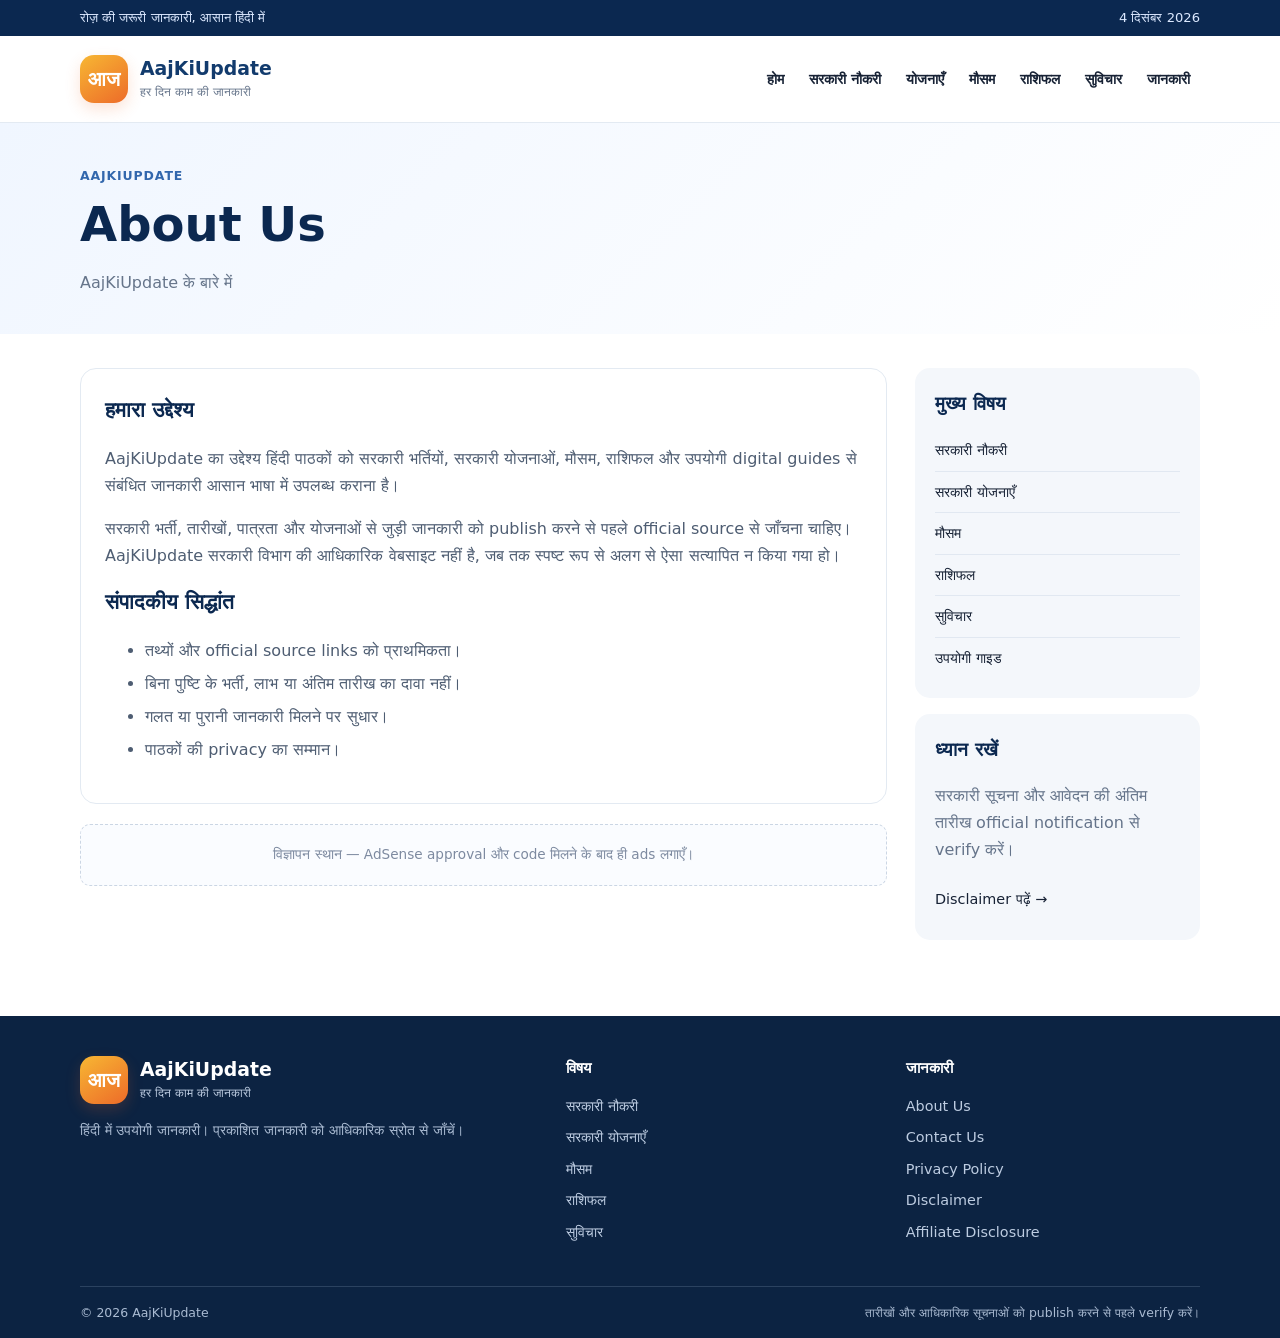
<file: about.html>
<!doctype html>
<html lang="hi">
<head><meta charset="utf-8"><meta name="viewport" content="width=device-width, initial-scale=1"><meta name="description" content="About Us — AajKiUpdate पर आसान हिंदी में उपयोगी जानकारी।"><meta name="theme-color" content="#123b6d"><title>About Us — AajKiUpdate</title><link rel="stylesheet" href="assets/css/style.css"><link rel="icon" href="assets/img/favicon.svg" type="image/svg+xml"></head>
<body>
<a class="skip-link" href="#main">मुख्य सामग्री पर जाएँ</a>
<header class="site-header">
  <div class="topline"><div class="container topline-inner"><span>रोज़ की जरूरी जानकारी, आसान हिंदी में</span><span id="today-date"></span></div></div>
  <div class="container header-main">
    <a class="brand" href="index.html"><span class="brand-mark">आज</span><span><strong>AajKiUpdate</strong><small>हर दिन काम की जानकारी</small></span></a>
    <button class="menu-toggle" id="menu-toggle" aria-expanded="false" aria-controls="main-nav">☰ मेन्यू</button>
    <nav id="main-nav" class="main-nav" aria-label="मुख्य मेन्यू">
      <a href="index.html">होम</a><a href="jobs.html">सरकारी नौकरी</a><a href="schemes.html">योजनाएँ</a><a href="weather.html">मौसम</a><a href="rashifal.html">राशिफल</a><a href="thoughts.html">सुविचार</a><a href="guides.html">जानकारी</a>
    </nav>
  </div>
</header>
<main id="main"><section class="page-hero"><div class="container"><span class="eyebrow">AajKiUpdate</span><h1>About Us</h1><p>AajKiUpdate के बारे में</p></div></section>
<div class="container content-layout"><div class="content-main">
<div class="content-card"><h2>हमारा उद्देश्य</h2><p>AajKiUpdate का उद्देश्य हिंदी पाठकों को सरकारी भर्तियों, सरकारी योजनाओं, मौसम, राशिफल और उपयोगी digital guides से संबंधित जानकारी आसान भाषा में उपलब्ध कराना है।</p><p>सरकारी भर्ती, तारीखों, पात्रता और योजनाओं से जुड़ी जानकारी को publish करने से पहले official source से जाँचना चाहिए। AajKiUpdate सरकारी विभाग की आधिकारिक वेबसाइट नहीं है, जब तक स्पष्ट रूप से अलग से ऐसा सत्यापित न किया गया हो।</p><h2>संपादकीय सिद्धांत</h2><ul><li>तथ्यों और official source links को प्राथमिकता।</li><li>बिना पुष्टि के भर्ती, लाभ या अंतिम तारीख का दावा नहीं।</li><li>गलत या पुरानी जानकारी मिलने पर सुधार।</li><li>पाठकों की privacy का सम्मान।</li></ul></div>
<div class="ad-note">विज्ञापन स्थान — AdSense approval और code मिलने के बाद ही ads लगाएँ।</div></div>
<aside class="sidebar"><div class="sidebar-card"><h3>मुख्य विषय</h3><a href="jobs.html">सरकारी नौकरी</a><a href="schemes.html">सरकारी योजनाएँ</a><a href="weather.html">मौसम</a><a href="rashifal.html">राशिफल</a><a href="thoughts.html">सुविचार</a><a href="guides.html">उपयोगी गाइड</a></div><div class="sidebar-card"><h3>ध्यान रखें</h3><p class="muted">सरकारी सूचना और आवेदन की अंतिम तारीख official notification से verify करें।</p><a href="disclaimer.html">Disclaimer पढ़ें →</a></div></aside></div></main>
<footer class="site-footer"><div class="container footer-grid">
<div><a class="brand footer-brand" href="index.html"><span class="brand-mark">आज</span><span><strong>AajKiUpdate</strong><small>हर दिन काम की जानकारी</small></span></a><p>हिंदी में उपयोगी जानकारी। प्रकाशित जानकारी को आधिकारिक स्रोत से जाँचें।</p></div>
<div><h3>विषय</h3><a href="jobs.html">सरकारी नौकरी</a><a href="schemes.html">सरकारी योजनाएँ</a><a href="weather.html">मौसम</a><a href="rashifal.html">राशिफल</a><a href="thoughts.html">सुविचार</a></div>
<div><h3>जानकारी</h3><a href="about.html">About Us</a><a href="contact.html">Contact Us</a><a href="privacy.html">Privacy Policy</a><a href="disclaimer.html">Disclaimer</a><a href="affiliate-disclosure.html">Affiliate Disclosure</a></div>
</div><div class="container footer-bottom"><span>© <span id="year"></span> AajKiUpdate</span><span>तारीखों और आधिकारिक सूचनाओं को publish करने से पहले verify करें।</span></div></footer>
<script defer src="assets/js/config.js"></script><script defer src="assets/js/app.js"></script>
</body></html>
</file>
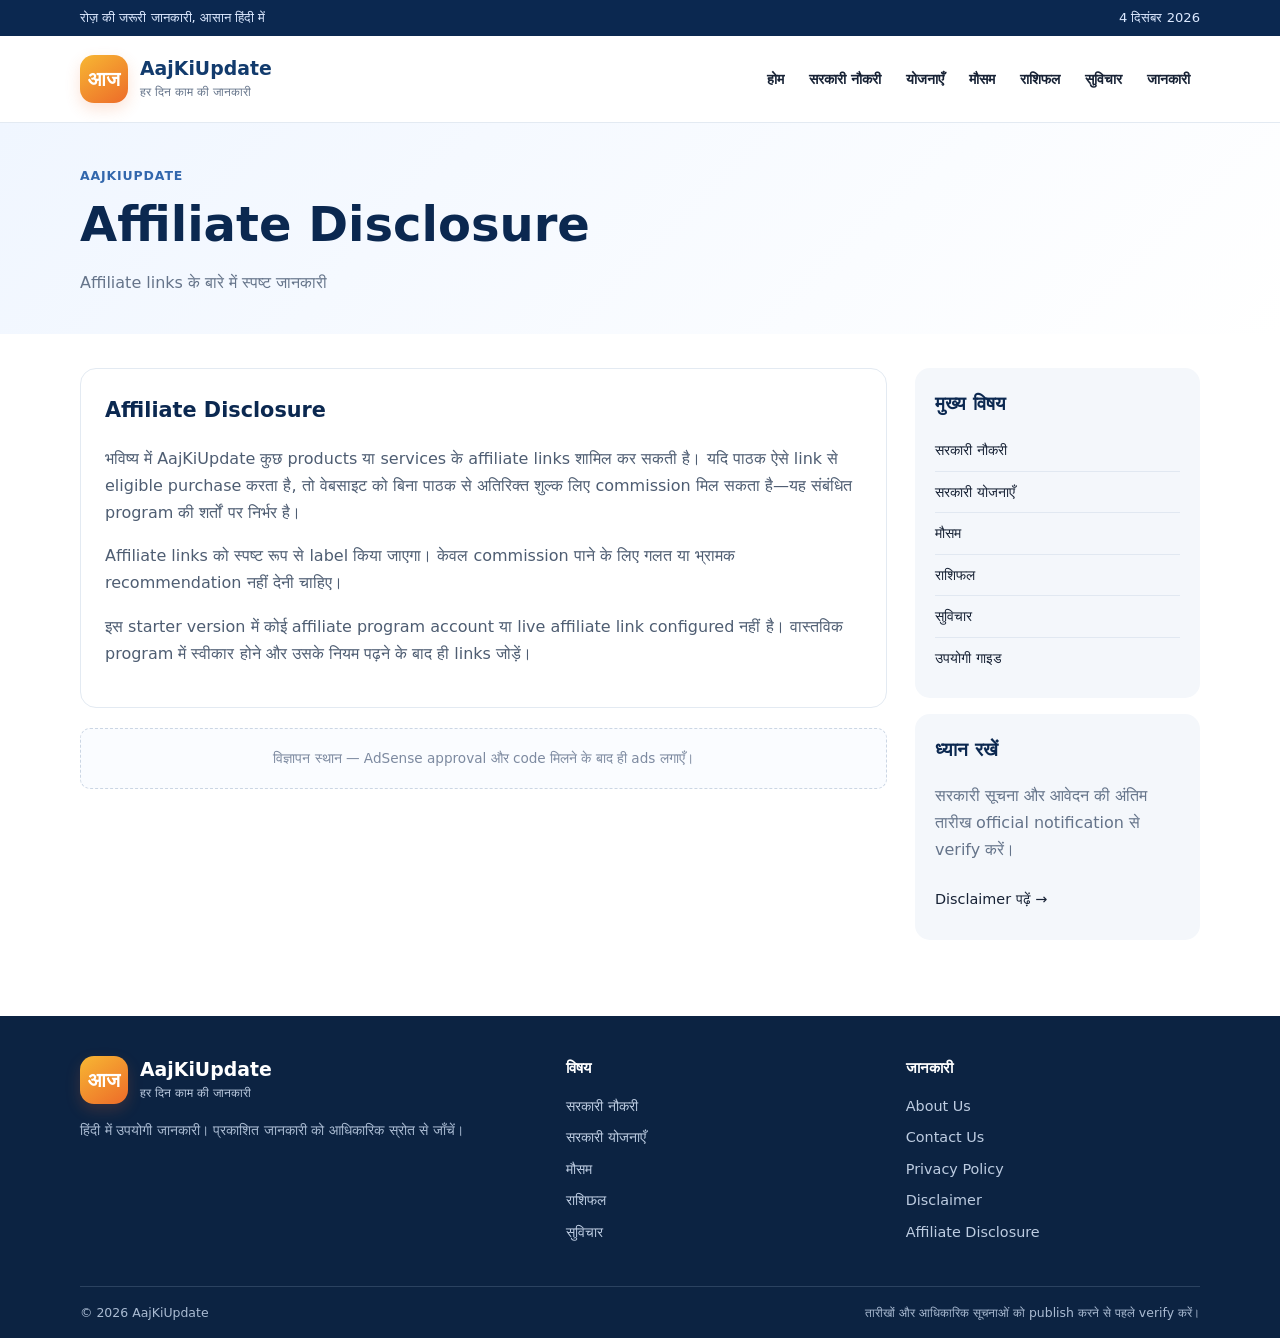
<file: affiliate-disclosure.html>
<!doctype html>
<html lang="hi">
<head><meta charset="utf-8"><meta name="viewport" content="width=device-width, initial-scale=1"><meta name="description" content="Affiliate Disclosure — AajKiUpdate पर आसान हिंदी में उपयोगी जानकारी।"><meta name="theme-color" content="#123b6d"><title>Affiliate Disclosure — AajKiUpdate</title><link rel="stylesheet" href="assets/css/style.css"><link rel="icon" href="assets/img/favicon.svg" type="image/svg+xml"></head>
<body>
<a class="skip-link" href="#main">मुख्य सामग्री पर जाएँ</a>
<header class="site-header">
  <div class="topline"><div class="container topline-inner"><span>रोज़ की जरूरी जानकारी, आसान हिंदी में</span><span id="today-date"></span></div></div>
  <div class="container header-main">
    <a class="brand" href="index.html"><span class="brand-mark">आज</span><span><strong>AajKiUpdate</strong><small>हर दिन काम की जानकारी</small></span></a>
    <button class="menu-toggle" id="menu-toggle" aria-expanded="false" aria-controls="main-nav">☰ मेन्यू</button>
    <nav id="main-nav" class="main-nav" aria-label="मुख्य मेन्यू">
      <a href="index.html">होम</a><a href="jobs.html">सरकारी नौकरी</a><a href="schemes.html">योजनाएँ</a><a href="weather.html">मौसम</a><a href="rashifal.html">राशिफल</a><a href="thoughts.html">सुविचार</a><a href="guides.html">जानकारी</a>
    </nav>
  </div>
</header>
<main id="main"><section class="page-hero"><div class="container"><span class="eyebrow">AajKiUpdate</span><h1>Affiliate Disclosure</h1><p>Affiliate links के बारे में स्पष्ट जानकारी</p></div></section>
<div class="container content-layout"><div class="content-main">
<div class="content-card"><h2>Affiliate Disclosure</h2><p>भविष्य में AajKiUpdate कुछ products या services के affiliate links शामिल कर सकती है। यदि पाठक ऐसे link से eligible purchase करता है, तो वेबसाइट को बिना पाठक से अतिरिक्त शुल्क लिए commission मिल सकता है—यह संबंधित program की शर्तों पर निर्भर है।</p><p>Affiliate links को स्पष्ट रूप से label किया जाएगा। केवल commission पाने के लिए गलत या भ्रामक recommendation नहीं देनी चाहिए।</p><p>इस starter version में कोई affiliate program account या live affiliate link configured नहीं है। वास्तविक program में स्वीकार होने और उसके नियम पढ़ने के बाद ही links जोड़ें।</p></div>
<div class="ad-note">विज्ञापन स्थान — AdSense approval और code मिलने के बाद ही ads लगाएँ।</div></div>
<aside class="sidebar"><div class="sidebar-card"><h3>मुख्य विषय</h3><a href="jobs.html">सरकारी नौकरी</a><a href="schemes.html">सरकारी योजनाएँ</a><a href="weather.html">मौसम</a><a href="rashifal.html">राशिफल</a><a href="thoughts.html">सुविचार</a><a href="guides.html">उपयोगी गाइड</a></div><div class="sidebar-card"><h3>ध्यान रखें</h3><p class="muted">सरकारी सूचना और आवेदन की अंतिम तारीख official notification से verify करें।</p><a href="disclaimer.html">Disclaimer पढ़ें →</a></div></aside></div></main>
<footer class="site-footer"><div class="container footer-grid">
<div><a class="brand footer-brand" href="index.html"><span class="brand-mark">आज</span><span><strong>AajKiUpdate</strong><small>हर दिन काम की जानकारी</small></span></a><p>हिंदी में उपयोगी जानकारी। प्रकाशित जानकारी को आधिकारिक स्रोत से जाँचें।</p></div>
<div><h3>विषय</h3><a href="jobs.html">सरकारी नौकरी</a><a href="schemes.html">सरकारी योजनाएँ</a><a href="weather.html">मौसम</a><a href="rashifal.html">राशिफल</a><a href="thoughts.html">सुविचार</a></div>
<div><h3>जानकारी</h3><a href="about.html">About Us</a><a href="contact.html">Contact Us</a><a href="privacy.html">Privacy Policy</a><a href="disclaimer.html">Disclaimer</a><a href="affiliate-disclosure.html">Affiliate Disclosure</a></div>
</div><div class="container footer-bottom"><span>© <span id="year"></span> AajKiUpdate</span><span>तारीखों और आधिकारिक सूचनाओं को publish करने से पहले verify करें।</span></div></footer>
<script defer src="assets/js/config.js"></script><script defer src="assets/js/app.js"></script>
</body></html>
</file>
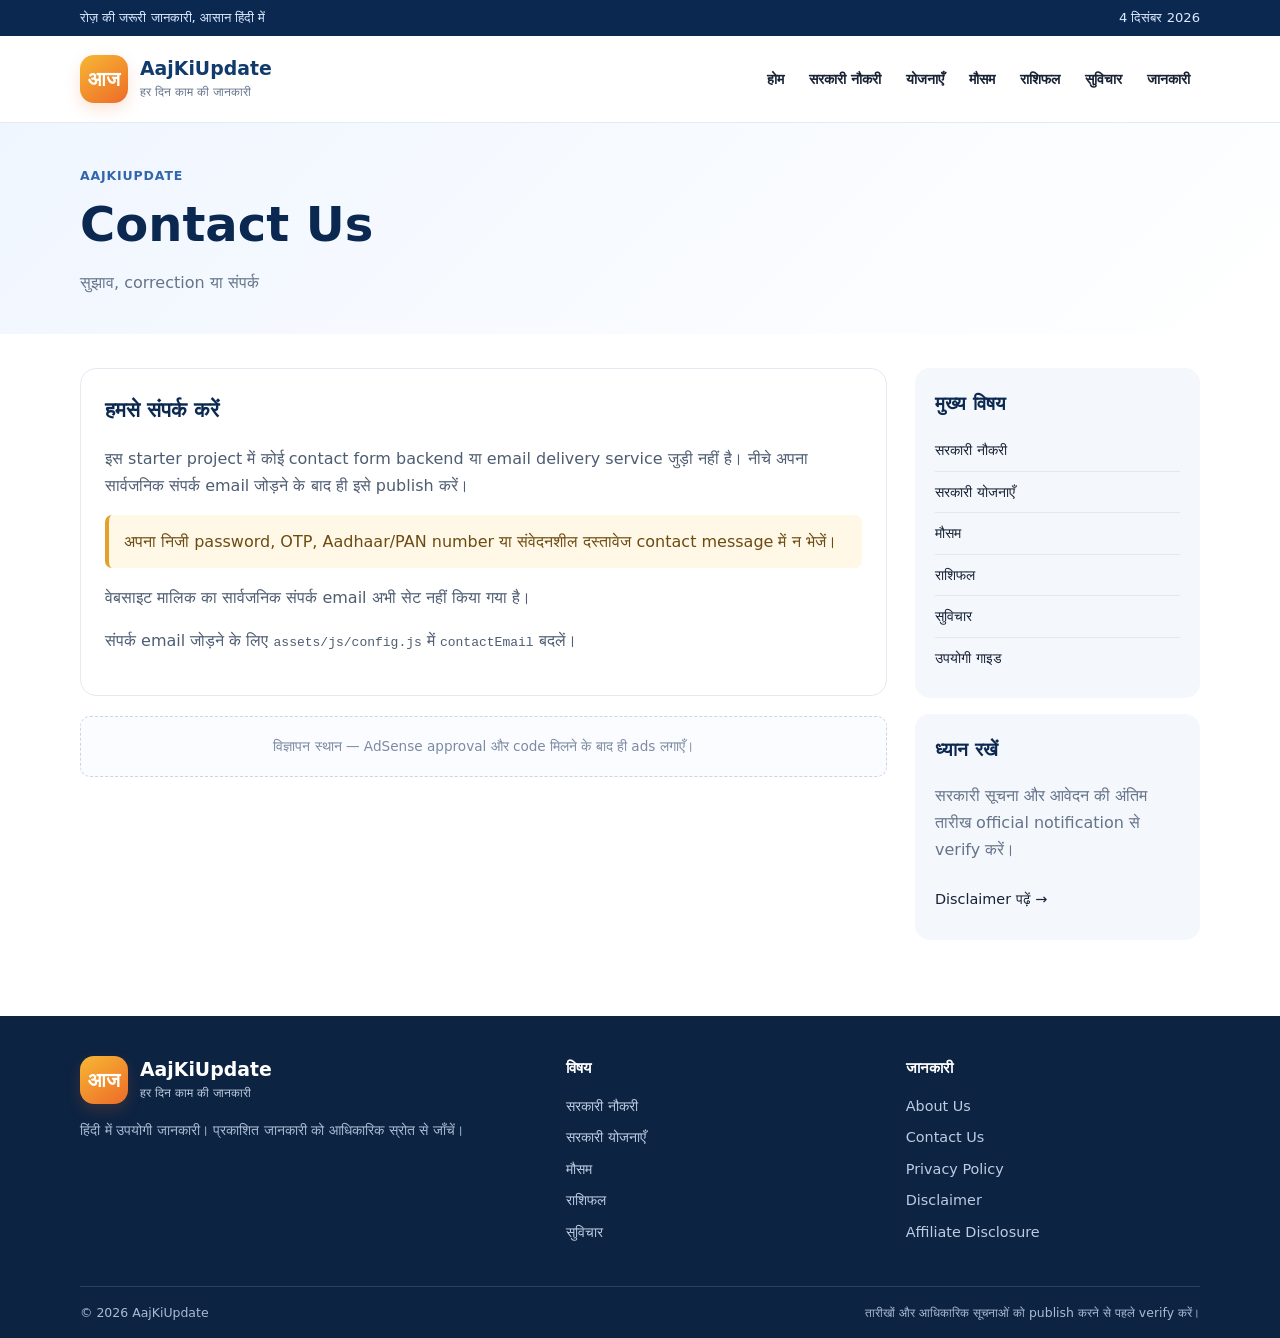
<file: contact.html>
<!doctype html>
<html lang="hi">
<head><meta charset="utf-8"><meta name="viewport" content="width=device-width, initial-scale=1"><meta name="description" content="Contact Us — AajKiUpdate पर आसान हिंदी में उपयोगी जानकारी।"><meta name="theme-color" content="#123b6d"><title>Contact Us — AajKiUpdate</title><link rel="stylesheet" href="assets/css/style.css"><link rel="icon" href="assets/img/favicon.svg" type="image/svg+xml"></head>
<body>
<a class="skip-link" href="#main">मुख्य सामग्री पर जाएँ</a>
<header class="site-header">
  <div class="topline"><div class="container topline-inner"><span>रोज़ की जरूरी जानकारी, आसान हिंदी में</span><span id="today-date"></span></div></div>
  <div class="container header-main">
    <a class="brand" href="index.html"><span class="brand-mark">आज</span><span><strong>AajKiUpdate</strong><small>हर दिन काम की जानकारी</small></span></a>
    <button class="menu-toggle" id="menu-toggle" aria-expanded="false" aria-controls="main-nav">☰ मेन्यू</button>
    <nav id="main-nav" class="main-nav" aria-label="मुख्य मेन्यू">
      <a href="index.html">होम</a><a href="jobs.html">सरकारी नौकरी</a><a href="schemes.html">योजनाएँ</a><a href="weather.html">मौसम</a><a href="rashifal.html">राशिफल</a><a href="thoughts.html">सुविचार</a><a href="guides.html">जानकारी</a>
    </nav>
  </div>
</header>
<main id="main"><section class="page-hero"><div class="container"><span class="eyebrow">AajKiUpdate</span><h1>Contact Us</h1><p>सुझाव, correction या संपर्क</p></div></section>
<div class="container content-layout"><div class="content-main">
<div class="content-card"><h2>हमसे संपर्क करें</h2><p>इस starter project में कोई contact form backend या email delivery service जुड़ी नहीं है। नीचे अपना सार्वजनिक संपर्क email जोड़ने के बाद ही इसे publish करें।</p><div class="notice">अपना निजी password, OTP, Aadhaar/PAN number या संवेदनशील दस्तावेज contact message में न भेजें।</div><p id="contact-email-message">वेबसाइट मालिक का सार्वजनिक संपर्क email अभी सेट नहीं किया गया है।</p><p>संपर्क email जोड़ने के लिए <code>assets/js/config.js</code> में <code>contactEmail</code> बदलें।</p></div>
<div class="ad-note">विज्ञापन स्थान — AdSense approval और code मिलने के बाद ही ads लगाएँ।</div></div>
<aside class="sidebar"><div class="sidebar-card"><h3>मुख्य विषय</h3><a href="jobs.html">सरकारी नौकरी</a><a href="schemes.html">सरकारी योजनाएँ</a><a href="weather.html">मौसम</a><a href="rashifal.html">राशिफल</a><a href="thoughts.html">सुविचार</a><a href="guides.html">उपयोगी गाइड</a></div><div class="sidebar-card"><h3>ध्यान रखें</h3><p class="muted">सरकारी सूचना और आवेदन की अंतिम तारीख official notification से verify करें।</p><a href="disclaimer.html">Disclaimer पढ़ें →</a></div></aside></div></main>
<footer class="site-footer"><div class="container footer-grid">
<div><a class="brand footer-brand" href="index.html"><span class="brand-mark">आज</span><span><strong>AajKiUpdate</strong><small>हर दिन काम की जानकारी</small></span></a><p>हिंदी में उपयोगी जानकारी। प्रकाशित जानकारी को आधिकारिक स्रोत से जाँचें।</p></div>
<div><h3>विषय</h3><a href="jobs.html">सरकारी नौकरी</a><a href="schemes.html">सरकारी योजनाएँ</a><a href="weather.html">मौसम</a><a href="rashifal.html">राशिफल</a><a href="thoughts.html">सुविचार</a></div>
<div><h3>जानकारी</h3><a href="about.html">About Us</a><a href="contact.html">Contact Us</a><a href="privacy.html">Privacy Policy</a><a href="disclaimer.html">Disclaimer</a><a href="affiliate-disclosure.html">Affiliate Disclosure</a></div>
</div><div class="container footer-bottom"><span>© <span id="year"></span> AajKiUpdate</span><span>तारीखों और आधिकारिक सूचनाओं को publish करने से पहले verify करें।</span></div></footer>
<script defer src="assets/js/config.js"></script><script defer src="assets/js/app.js"></script>
</body></html>
</file>
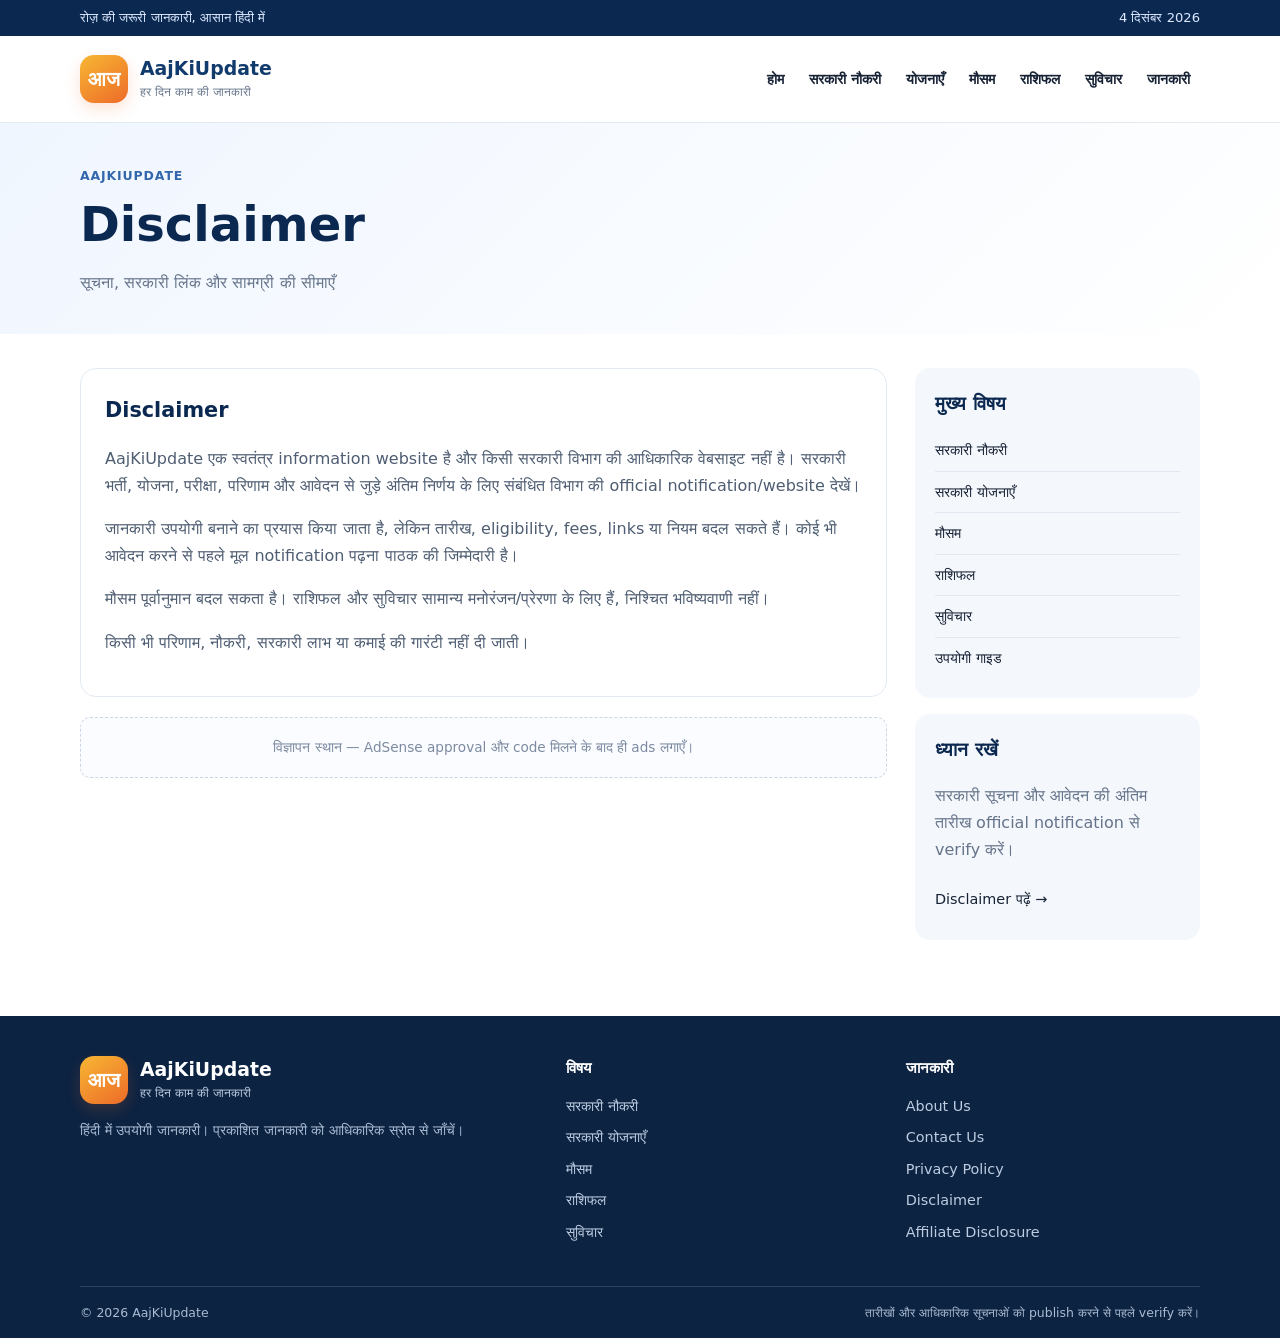
<file: disclaimer.html>
<!doctype html>
<html lang="hi">
<head><meta charset="utf-8"><meta name="viewport" content="width=device-width, initial-scale=1"><meta name="description" content="Disclaimer — AajKiUpdate पर आसान हिंदी में उपयोगी जानकारी।"><meta name="theme-color" content="#123b6d"><title>Disclaimer — AajKiUpdate</title><link rel="stylesheet" href="assets/css/style.css"><link rel="icon" href="assets/img/favicon.svg" type="image/svg+xml"></head>
<body>
<a class="skip-link" href="#main">मुख्य सामग्री पर जाएँ</a>
<header class="site-header">
  <div class="topline"><div class="container topline-inner"><span>रोज़ की जरूरी जानकारी, आसान हिंदी में</span><span id="today-date"></span></div></div>
  <div class="container header-main">
    <a class="brand" href="index.html"><span class="brand-mark">आज</span><span><strong>AajKiUpdate</strong><small>हर दिन काम की जानकारी</small></span></a>
    <button class="menu-toggle" id="menu-toggle" aria-expanded="false" aria-controls="main-nav">☰ मेन्यू</button>
    <nav id="main-nav" class="main-nav" aria-label="मुख्य मेन्यू">
      <a href="index.html">होम</a><a href="jobs.html">सरकारी नौकरी</a><a href="schemes.html">योजनाएँ</a><a href="weather.html">मौसम</a><a href="rashifal.html">राशिफल</a><a href="thoughts.html">सुविचार</a><a href="guides.html">जानकारी</a>
    </nav>
  </div>
</header>
<main id="main"><section class="page-hero"><div class="container"><span class="eyebrow">AajKiUpdate</span><h1>Disclaimer</h1><p>सूचना, सरकारी लिंक और सामग्री की सीमाएँ</p></div></section>
<div class="container content-layout"><div class="content-main">
<div class="content-card"><h2>Disclaimer</h2><p>AajKiUpdate एक स्वतंत्र information website है और किसी सरकारी विभाग की आधिकारिक वेबसाइट नहीं है। सरकारी भर्ती, योजना, परीक्षा, परिणाम और आवेदन से जुड़े अंतिम निर्णय के लिए संबंधित विभाग की official notification/website देखें।</p><p>जानकारी उपयोगी बनाने का प्रयास किया जाता है, लेकिन तारीख, eligibility, fees, links या नियम बदल सकते हैं। कोई भी आवेदन करने से पहले मूल notification पढ़ना पाठक की जिम्मेदारी है।</p><p>मौसम पूर्वानुमान बदल सकता है। राशिफल और सुविचार सामान्य मनोरंजन/प्रेरणा के लिए हैं, निश्चित भविष्यवाणी नहीं।</p><p>किसी भी परिणाम, नौकरी, सरकारी लाभ या कमाई की गारंटी नहीं दी जाती।</p></div>
<div class="ad-note">विज्ञापन स्थान — AdSense approval और code मिलने के बाद ही ads लगाएँ।</div></div>
<aside class="sidebar"><div class="sidebar-card"><h3>मुख्य विषय</h3><a href="jobs.html">सरकारी नौकरी</a><a href="schemes.html">सरकारी योजनाएँ</a><a href="weather.html">मौसम</a><a href="rashifal.html">राशिफल</a><a href="thoughts.html">सुविचार</a><a href="guides.html">उपयोगी गाइड</a></div><div class="sidebar-card"><h3>ध्यान रखें</h3><p class="muted">सरकारी सूचना और आवेदन की अंतिम तारीख official notification से verify करें।</p><a href="disclaimer.html">Disclaimer पढ़ें →</a></div></aside></div></main>
<footer class="site-footer"><div class="container footer-grid">
<div><a class="brand footer-brand" href="index.html"><span class="brand-mark">आज</span><span><strong>AajKiUpdate</strong><small>हर दिन काम की जानकारी</small></span></a><p>हिंदी में उपयोगी जानकारी। प्रकाशित जानकारी को आधिकारिक स्रोत से जाँचें।</p></div>
<div><h3>विषय</h3><a href="jobs.html">सरकारी नौकरी</a><a href="schemes.html">सरकारी योजनाएँ</a><a href="weather.html">मौसम</a><a href="rashifal.html">राशिफल</a><a href="thoughts.html">सुविचार</a></div>
<div><h3>जानकारी</h3><a href="about.html">About Us</a><a href="contact.html">Contact Us</a><a href="privacy.html">Privacy Policy</a><a href="disclaimer.html">Disclaimer</a><a href="affiliate-disclosure.html">Affiliate Disclosure</a></div>
</div><div class="container footer-bottom"><span>© <span id="year"></span> AajKiUpdate</span><span>तारीखों और आधिकारिक सूचनाओं को publish करने से पहले verify करें।</span></div></footer>
<script defer src="assets/js/config.js"></script><script defer src="assets/js/app.js"></script>
</body></html>
</file>
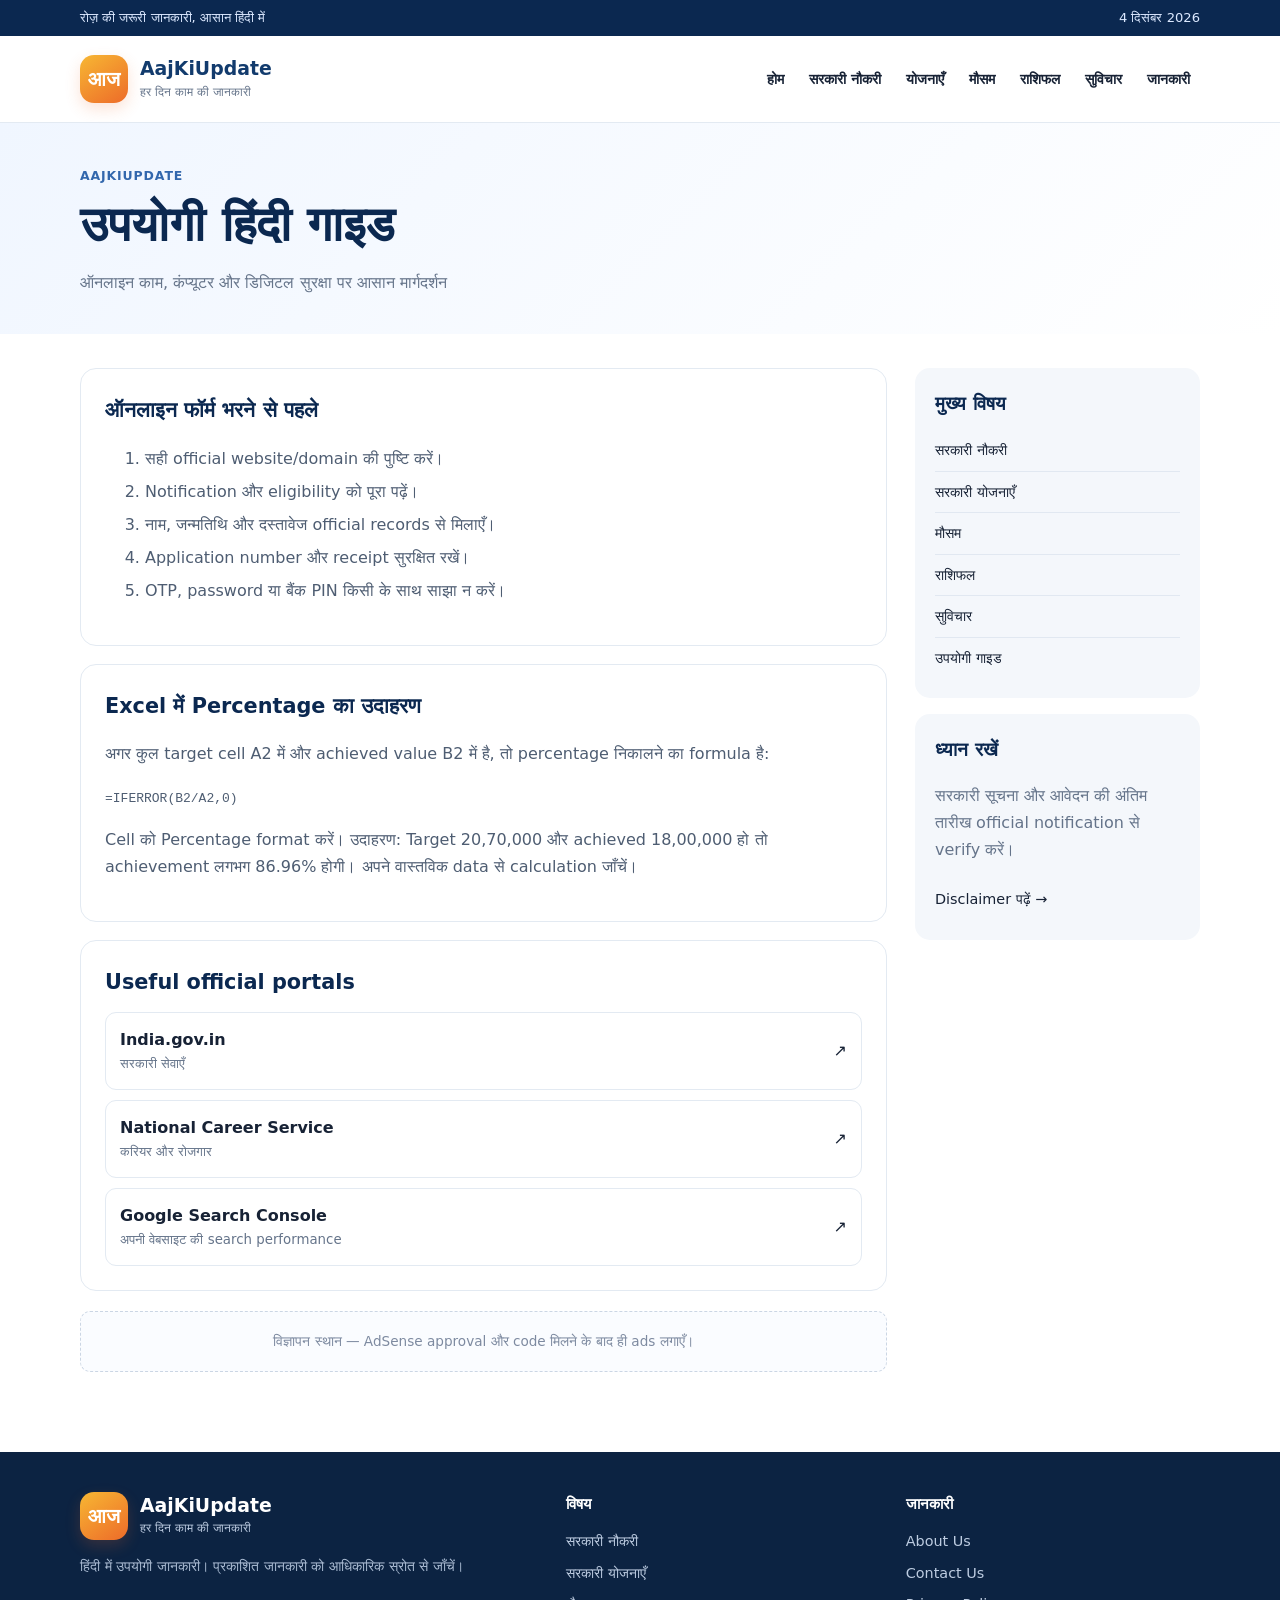
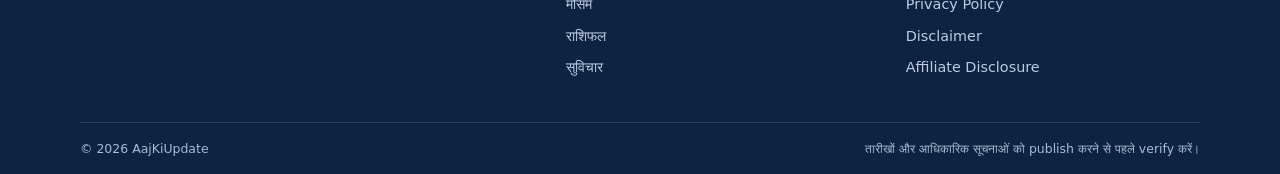
<file: guides.html>
<!doctype html>
<html lang="hi">
<head><meta charset="utf-8"><meta name="viewport" content="width=device-width, initial-scale=1"><meta name="description" content="उपयोगी हिंदी गाइड — AajKiUpdate पर आसान हिंदी में उपयोगी जानकारी।"><meta name="theme-color" content="#123b6d"><title>उपयोगी हिंदी गाइड — AajKiUpdate</title><link rel="stylesheet" href="assets/css/style.css"><link rel="icon" href="assets/img/favicon.svg" type="image/svg+xml"></head>
<body>
<a class="skip-link" href="#main">मुख्य सामग्री पर जाएँ</a>
<header class="site-header">
  <div class="topline"><div class="container topline-inner"><span>रोज़ की जरूरी जानकारी, आसान हिंदी में</span><span id="today-date"></span></div></div>
  <div class="container header-main">
    <a class="brand" href="index.html"><span class="brand-mark">आज</span><span><strong>AajKiUpdate</strong><small>हर दिन काम की जानकारी</small></span></a>
    <button class="menu-toggle" id="menu-toggle" aria-expanded="false" aria-controls="main-nav">☰ मेन्यू</button>
    <nav id="main-nav" class="main-nav" aria-label="मुख्य मेन्यू">
      <a href="index.html">होम</a><a href="jobs.html">सरकारी नौकरी</a><a href="schemes.html">योजनाएँ</a><a href="weather.html">मौसम</a><a href="rashifal.html">राशिफल</a><a href="thoughts.html">सुविचार</a><a href="guides.html">जानकारी</a>
    </nav>
  </div>
</header>
<main id="main"><section class="page-hero"><div class="container"><span class="eyebrow">AajKiUpdate</span><h1>उपयोगी हिंदी गाइड</h1><p>ऑनलाइन काम, कंप्यूटर और डिजिटल सुरक्षा पर आसान मार्गदर्शन</p></div></section>
<div class="container content-layout"><div class="content-main">
<div class="content-card"><h2>ऑनलाइन फॉर्म भरने से पहले</h2><ol><li>सही official website/domain की पुष्टि करें।</li><li>Notification और eligibility को पूरा पढ़ें।</li><li>नाम, जन्मतिथि और दस्तावेज official records से मिलाएँ।</li><li>Application number और receipt सुरक्षित रखें।</li><li>OTP, password या बैंक PIN किसी के साथ साझा न करें।</li></ol></div>
<div class="content-card"><h2>Excel में Percentage का उदाहरण</h2><p>अगर कुल target cell A2 में और achieved value B2 में है, तो percentage निकालने का formula है:</p><p><code>=IFERROR(B2/A2,0)</code></p><p>Cell को Percentage format करें। उदाहरण: Target 20,70,000 और achieved 18,00,000 हो तो achievement लगभग 86.96% होगी। अपने वास्तविक data से calculation जाँचें।</p></div>
<div class="content-card"><h2>Useful official portals</h2><div class="source-list">
<a class="source-link" href="https://www.india.gov.in/" target="_blank" rel="noopener"><span><strong>India.gov.in</strong><small>सरकारी सेवाएँ</small></span><span>↗</span></a>
<a class="source-link" href="https://www.ncs.gov.in/" target="_blank" rel="noopener"><span><strong>National Career Service</strong><small>करियर और रोजगार</small></span><span>↗</span></a>
<a class="source-link" href="https://search.google.com/search-console/" target="_blank" rel="noopener"><span><strong>Google Search Console</strong><small>अपनी वेबसाइट की search performance</small></span><span>↗</span></a>
</div></div>
<div class="ad-note">विज्ञापन स्थान — AdSense approval और code मिलने के बाद ही ads लगाएँ।</div></div>
<aside class="sidebar"><div class="sidebar-card"><h3>मुख्य विषय</h3><a href="jobs.html">सरकारी नौकरी</a><a href="schemes.html">सरकारी योजनाएँ</a><a href="weather.html">मौसम</a><a href="rashifal.html">राशिफल</a><a href="thoughts.html">सुविचार</a><a href="guides.html">उपयोगी गाइड</a></div><div class="sidebar-card"><h3>ध्यान रखें</h3><p class="muted">सरकारी सूचना और आवेदन की अंतिम तारीख official notification से verify करें।</p><a href="disclaimer.html">Disclaimer पढ़ें →</a></div></aside></div></main>
<footer class="site-footer"><div class="container footer-grid">
<div><a class="brand footer-brand" href="index.html"><span class="brand-mark">आज</span><span><strong>AajKiUpdate</strong><small>हर दिन काम की जानकारी</small></span></a><p>हिंदी में उपयोगी जानकारी। प्रकाशित जानकारी को आधिकारिक स्रोत से जाँचें।</p></div>
<div><h3>विषय</h3><a href="jobs.html">सरकारी नौकरी</a><a href="schemes.html">सरकारी योजनाएँ</a><a href="weather.html">मौसम</a><a href="rashifal.html">राशिफल</a><a href="thoughts.html">सुविचार</a></div>
<div><h3>जानकारी</h3><a href="about.html">About Us</a><a href="contact.html">Contact Us</a><a href="privacy.html">Privacy Policy</a><a href="disclaimer.html">Disclaimer</a><a href="affiliate-disclosure.html">Affiliate Disclosure</a></div>
</div><div class="container footer-bottom"><span>© <span id="year"></span> AajKiUpdate</span><span>तारीखों और आधिकारिक सूचनाओं को publish करने से पहले verify करें।</span></div></footer>
<script defer src="assets/js/config.js"></script><script defer src="assets/js/app.js"></script>
</body></html>
</file>
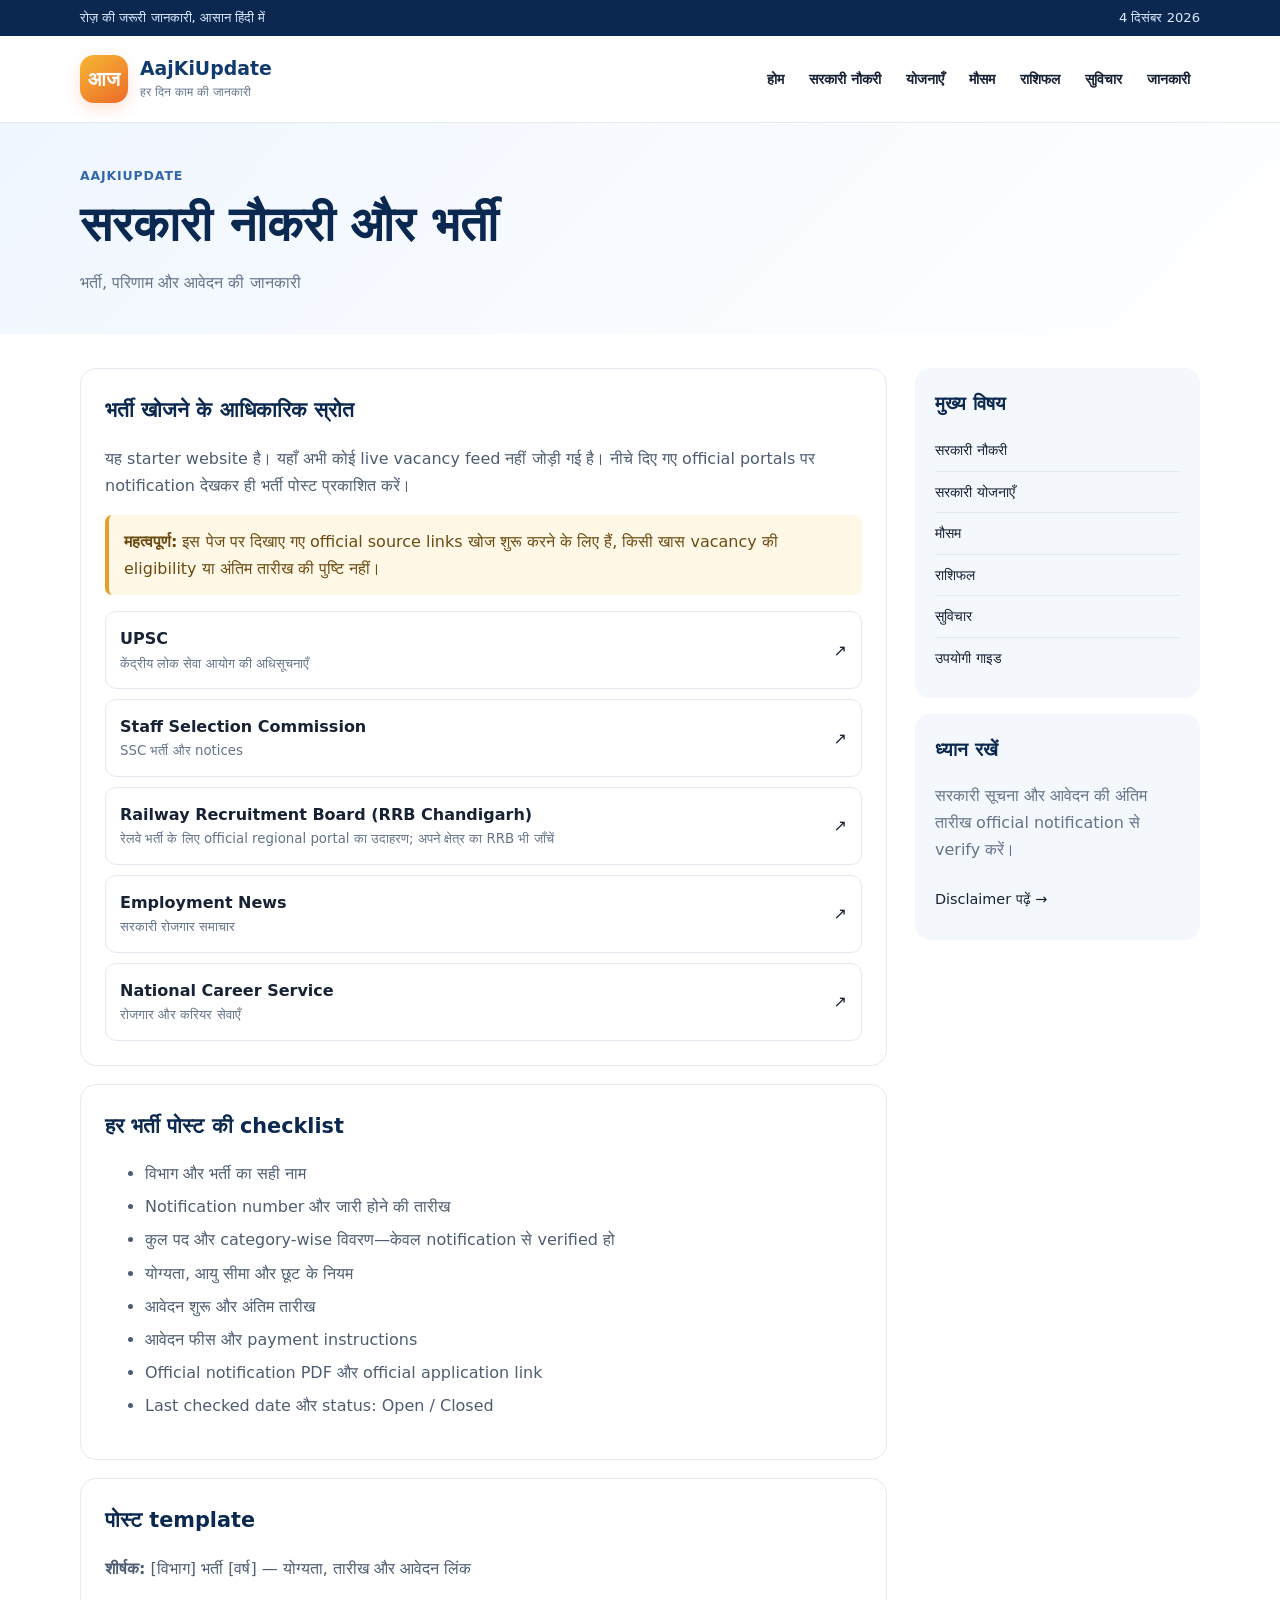
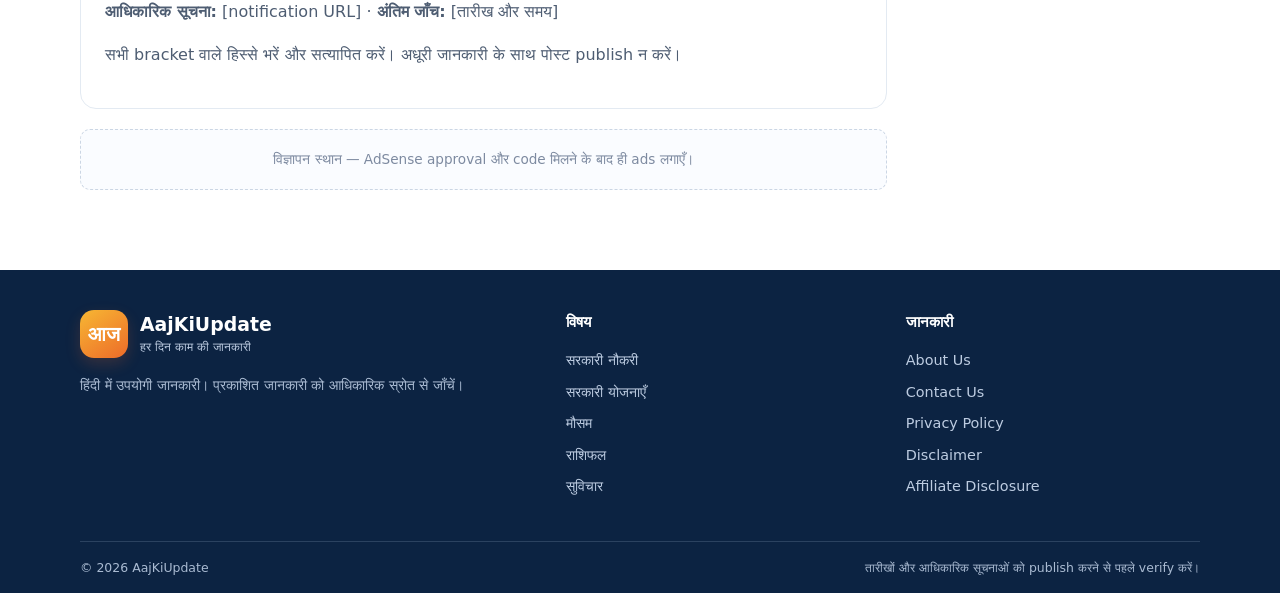
<file: jobs.html>
<!doctype html>
<html lang="hi">
<head><meta charset="utf-8"><meta name="viewport" content="width=device-width, initial-scale=1"><meta name="description" content="सरकारी नौकरी और भर्ती — AajKiUpdate पर आसान हिंदी में उपयोगी जानकारी।"><meta name="theme-color" content="#123b6d"><title>सरकारी नौकरी और भर्ती — AajKiUpdate</title><link rel="stylesheet" href="assets/css/style.css"><link rel="icon" href="assets/img/favicon.svg" type="image/svg+xml"></head>
<body>
<a class="skip-link" href="#main">मुख्य सामग्री पर जाएँ</a>
<header class="site-header">
  <div class="topline"><div class="container topline-inner"><span>रोज़ की जरूरी जानकारी, आसान हिंदी में</span><span id="today-date"></span></div></div>
  <div class="container header-main">
    <a class="brand" href="index.html"><span class="brand-mark">आज</span><span><strong>AajKiUpdate</strong><small>हर दिन काम की जानकारी</small></span></a>
    <button class="menu-toggle" id="menu-toggle" aria-expanded="false" aria-controls="main-nav">☰ मेन्यू</button>
    <nav id="main-nav" class="main-nav" aria-label="मुख्य मेन्यू">
      <a href="index.html">होम</a><a href="jobs.html">सरकारी नौकरी</a><a href="schemes.html">योजनाएँ</a><a href="weather.html">मौसम</a><a href="rashifal.html">राशिफल</a><a href="thoughts.html">सुविचार</a><a href="guides.html">जानकारी</a>
    </nav>
  </div>
</header>
<main id="main"><section class="page-hero"><div class="container"><span class="eyebrow">AajKiUpdate</span><h1>सरकारी नौकरी और भर्ती</h1><p>भर्ती, परिणाम और आवेदन की जानकारी</p></div></section>
<div class="container content-layout"><div class="content-main">
<div class="content-card"><h2>भर्ती खोजने के आधिकारिक स्रोत</h2><p>यह starter website है। यहाँ अभी कोई live vacancy feed नहीं जोड़ी गई है। नीचे दिए गए official portals पर notification देखकर ही भर्ती पोस्ट प्रकाशित करें।</p><div class="notice"><strong>महत्वपूर्ण:</strong> इस पेज पर दिखाए गए official source links खोज शुरू करने के लिए हैं, किसी खास vacancy की eligibility या अंतिम तारीख की पुष्टि नहीं।</div><div class="source-list">
<a class="source-link" href="https://upsc.gov.in/" target="_blank" rel="noopener"><span><strong>UPSC</strong><small>केंद्रीय लोक सेवा आयोग की अधिसूचनाएँ</small></span><span>↗</span></a>
<a class="source-link" href="https://www.ssc.gov.in/" target="_blank" rel="noopener"><span><strong>Staff Selection Commission</strong><small>SSC भर्ती और notices</small></span><span>↗</span></a>
<a class="source-link" href="https://www.rrbcdg.gov.in/" target="_blank" rel="noopener"><span><strong>Railway Recruitment Board (RRB Chandigarh)</strong><small>रेलवे भर्ती के लिए official regional portal का उदाहरण; अपने क्षेत्र का RRB भी जाँचें</small></span><span>↗</span></a>
<a class="source-link" href="https://employmentnews.gov.in/" target="_blank" rel="noopener"><span><strong>Employment News</strong><small>सरकारी रोजगार समाचार</small></span><span>↗</span></a>
<a class="source-link" href="https://www.ncs.gov.in/" target="_blank" rel="noopener"><span><strong>National Career Service</strong><small>रोजगार और करियर सेवाएँ</small></span><span>↗</span></a>
</div></div>
<div class="content-card"><h2>हर भर्ती पोस्ट की checklist</h2><ul><li>विभाग और भर्ती का सही नाम</li><li>Notification number और जारी होने की तारीख</li><li>कुल पद और category-wise विवरण—केवल notification से verified हो</li><li>योग्यता, आयु सीमा और छूट के नियम</li><li>आवेदन शुरू और अंतिम तारीख</li><li>आवेदन फीस और payment instructions</li><li>Official notification PDF और official application link</li><li>Last checked date और status: Open / Closed</li></ul></div>
<div class="content-card"><h2>पोस्ट template</h2><p><strong>शीर्षक:</strong> [विभाग] भर्ती [वर्ष] — योग्यता, तारीख और आवेदन लिंक</p><p><strong>आधिकारिक सूचना:</strong> [notification URL] · <strong>अंतिम जाँच:</strong> [तारीख और समय]</p><p>सभी bracket वाले हिस्से भरें और सत्यापित करें। अधूरी जानकारी के साथ पोस्ट publish न करें।</p></div>
<div class="ad-note">विज्ञापन स्थान — AdSense approval और code मिलने के बाद ही ads लगाएँ।</div></div>
<aside class="sidebar"><div class="sidebar-card"><h3>मुख्य विषय</h3><a href="jobs.html">सरकारी नौकरी</a><a href="schemes.html">सरकारी योजनाएँ</a><a href="weather.html">मौसम</a><a href="rashifal.html">राशिफल</a><a href="thoughts.html">सुविचार</a><a href="guides.html">उपयोगी गाइड</a></div><div class="sidebar-card"><h3>ध्यान रखें</h3><p class="muted">सरकारी सूचना और आवेदन की अंतिम तारीख official notification से verify करें।</p><a href="disclaimer.html">Disclaimer पढ़ें →</a></div></aside></div></main>
<footer class="site-footer"><div class="container footer-grid">
<div><a class="brand footer-brand" href="index.html"><span class="brand-mark">आज</span><span><strong>AajKiUpdate</strong><small>हर दिन काम की जानकारी</small></span></a><p>हिंदी में उपयोगी जानकारी। प्रकाशित जानकारी को आधिकारिक स्रोत से जाँचें।</p></div>
<div><h3>विषय</h3><a href="jobs.html">सरकारी नौकरी</a><a href="schemes.html">सरकारी योजनाएँ</a><a href="weather.html">मौसम</a><a href="rashifal.html">राशिफल</a><a href="thoughts.html">सुविचार</a></div>
<div><h3>जानकारी</h3><a href="about.html">About Us</a><a href="contact.html">Contact Us</a><a href="privacy.html">Privacy Policy</a><a href="disclaimer.html">Disclaimer</a><a href="affiliate-disclosure.html">Affiliate Disclosure</a></div>
</div><div class="container footer-bottom"><span>© <span id="year"></span> AajKiUpdate</span><span>तारीखों और आधिकारिक सूचनाओं को publish करने से पहले verify करें।</span></div></footer>
<script defer src="assets/js/config.js"></script><script defer src="assets/js/app.js"></script>
</body></html>
</file>
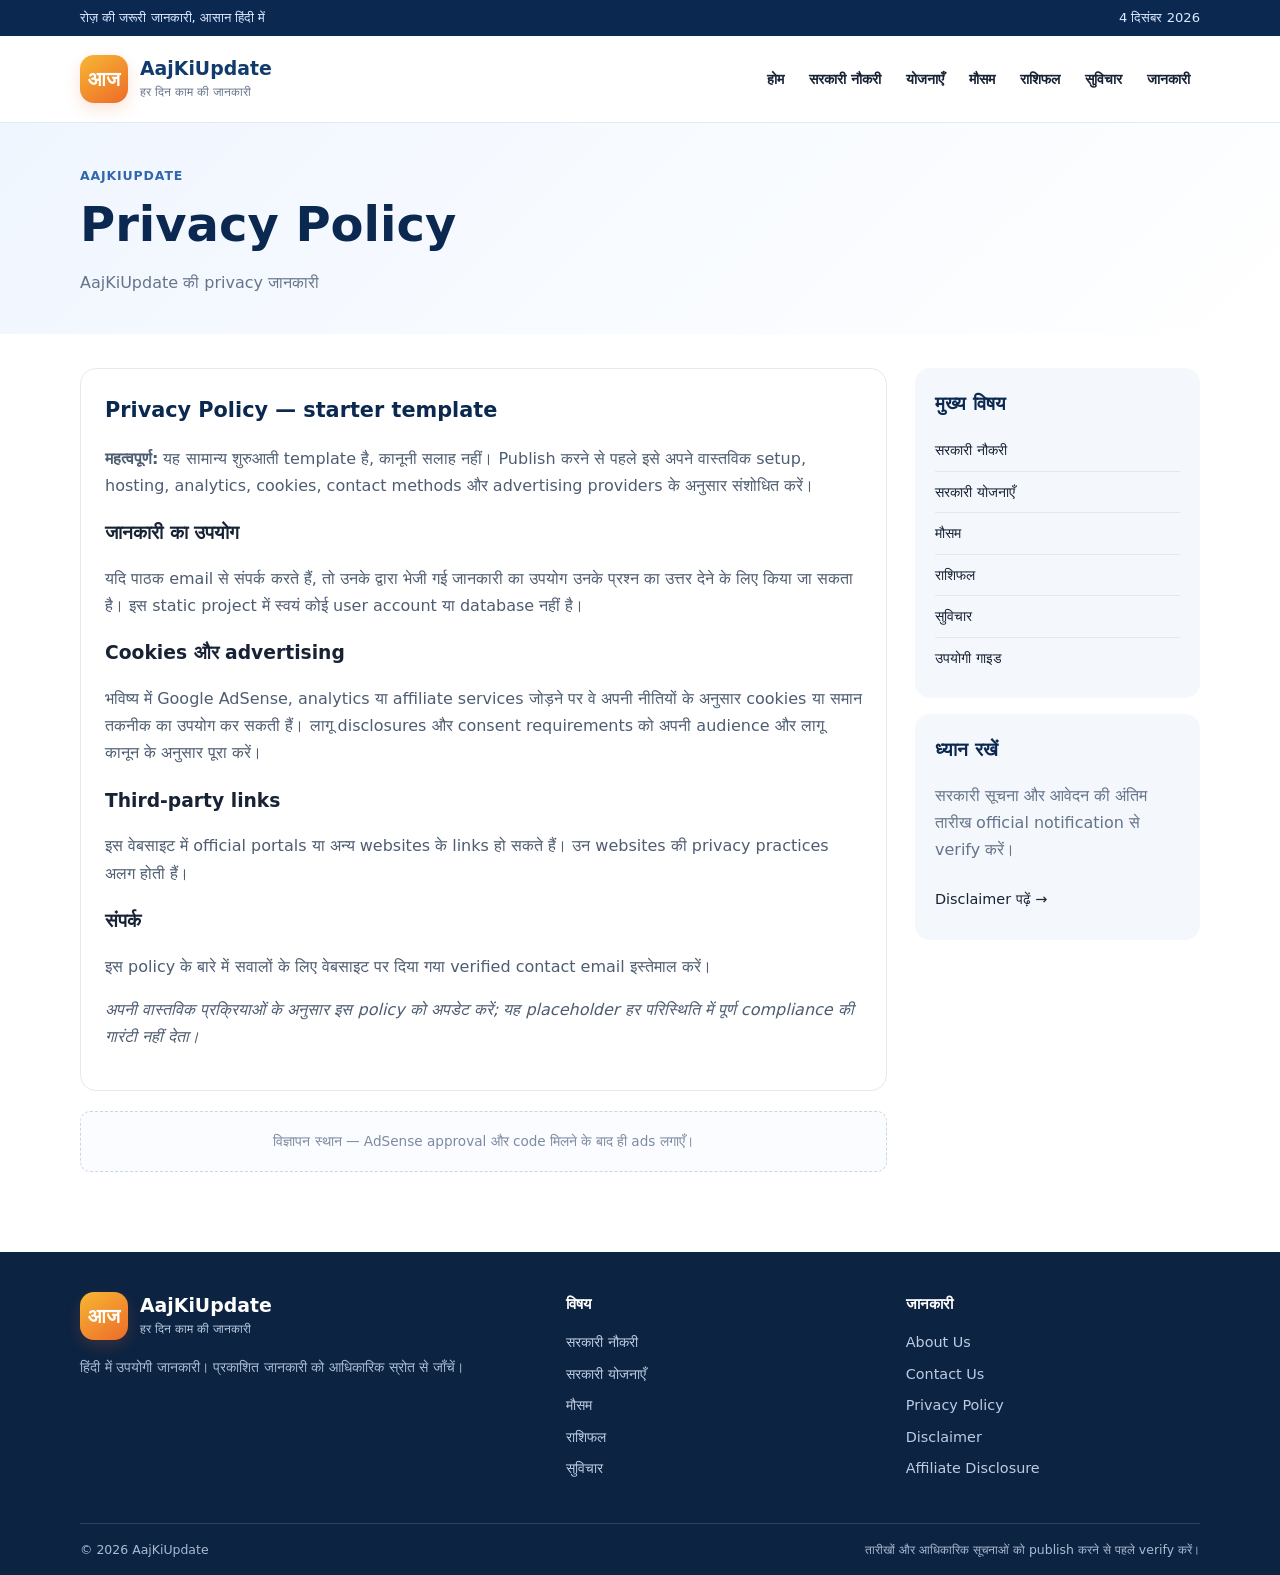
<file: privacy.html>
<!doctype html>
<html lang="hi">
<head><meta charset="utf-8"><meta name="viewport" content="width=device-width, initial-scale=1"><meta name="description" content="Privacy Policy — AajKiUpdate पर आसान हिंदी में उपयोगी जानकारी।"><meta name="theme-color" content="#123b6d"><title>Privacy Policy — AajKiUpdate</title><link rel="stylesheet" href="assets/css/style.css"><link rel="icon" href="assets/img/favicon.svg" type="image/svg+xml"></head>
<body>
<a class="skip-link" href="#main">मुख्य सामग्री पर जाएँ</a>
<header class="site-header">
  <div class="topline"><div class="container topline-inner"><span>रोज़ की जरूरी जानकारी, आसान हिंदी में</span><span id="today-date"></span></div></div>
  <div class="container header-main">
    <a class="brand" href="index.html"><span class="brand-mark">आज</span><span><strong>AajKiUpdate</strong><small>हर दिन काम की जानकारी</small></span></a>
    <button class="menu-toggle" id="menu-toggle" aria-expanded="false" aria-controls="main-nav">☰ मेन्यू</button>
    <nav id="main-nav" class="main-nav" aria-label="मुख्य मेन्यू">
      <a href="index.html">होम</a><a href="jobs.html">सरकारी नौकरी</a><a href="schemes.html">योजनाएँ</a><a href="weather.html">मौसम</a><a href="rashifal.html">राशिफल</a><a href="thoughts.html">सुविचार</a><a href="guides.html">जानकारी</a>
    </nav>
  </div>
</header>
<main id="main"><section class="page-hero"><div class="container"><span class="eyebrow">AajKiUpdate</span><h1>Privacy Policy</h1><p>AajKiUpdate की privacy जानकारी</p></div></section>
<div class="container content-layout"><div class="content-main">
<div class="content-card"><h2>Privacy Policy — starter template</h2><p><strong>महत्वपूर्ण:</strong> यह सामान्य शुरुआती template है, कानूनी सलाह नहीं। Publish करने से पहले इसे अपने वास्तविक setup, hosting, analytics, cookies, contact methods और advertising providers के अनुसार संशोधित करें।</p><h3>जानकारी का उपयोग</h3><p>यदि पाठक email से संपर्क करते हैं, तो उनके द्वारा भेजी गई जानकारी का उपयोग उनके प्रश्न का उत्तर देने के लिए किया जा सकता है। इस static project में स्वयं कोई user account या database नहीं है।</p><h3>Cookies और advertising</h3><p>भविष्य में Google AdSense, analytics या affiliate services जोड़ने पर वे अपनी नीतियों के अनुसार cookies या समान तकनीक का उपयोग कर सकती हैं। लागू disclosures और consent requirements को अपनी audience और लागू कानून के अनुसार पूरा करें।</p><h3>Third-party links</h3><p>इस वेबसाइट में official portals या अन्य websites के links हो सकते हैं। उन websites की privacy practices अलग होती हैं।</p><h3>संपर्क</h3><p>इस policy के बारे में सवालों के लिए वेबसाइट पर दिया गया verified contact email इस्तेमाल करें।</p><p><em>अपनी वास्तविक प्रक्रियाओं के अनुसार इस policy को अपडेट करें; यह placeholder हर परिस्थिति में पूर्ण compliance की गारंटी नहीं देता।</em></p></div>
<div class="ad-note">विज्ञापन स्थान — AdSense approval और code मिलने के बाद ही ads लगाएँ।</div></div>
<aside class="sidebar"><div class="sidebar-card"><h3>मुख्य विषय</h3><a href="jobs.html">सरकारी नौकरी</a><a href="schemes.html">सरकारी योजनाएँ</a><a href="weather.html">मौसम</a><a href="rashifal.html">राशिफल</a><a href="thoughts.html">सुविचार</a><a href="guides.html">उपयोगी गाइड</a></div><div class="sidebar-card"><h3>ध्यान रखें</h3><p class="muted">सरकारी सूचना और आवेदन की अंतिम तारीख official notification से verify करें।</p><a href="disclaimer.html">Disclaimer पढ़ें →</a></div></aside></div></main>
<footer class="site-footer"><div class="container footer-grid">
<div><a class="brand footer-brand" href="index.html"><span class="brand-mark">आज</span><span><strong>AajKiUpdate</strong><small>हर दिन काम की जानकारी</small></span></a><p>हिंदी में उपयोगी जानकारी। प्रकाशित जानकारी को आधिकारिक स्रोत से जाँचें।</p></div>
<div><h3>विषय</h3><a href="jobs.html">सरकारी नौकरी</a><a href="schemes.html">सरकारी योजनाएँ</a><a href="weather.html">मौसम</a><a href="rashifal.html">राशिफल</a><a href="thoughts.html">सुविचार</a></div>
<div><h3>जानकारी</h3><a href="about.html">About Us</a><a href="contact.html">Contact Us</a><a href="privacy.html">Privacy Policy</a><a href="disclaimer.html">Disclaimer</a><a href="affiliate-disclosure.html">Affiliate Disclosure</a></div>
</div><div class="container footer-bottom"><span>© <span id="year"></span> AajKiUpdate</span><span>तारीखों और आधिकारिक सूचनाओं को publish करने से पहले verify करें।</span></div></footer>
<script defer src="assets/js/config.js"></script><script defer src="assets/js/app.js"></script>
</body></html>
</file>
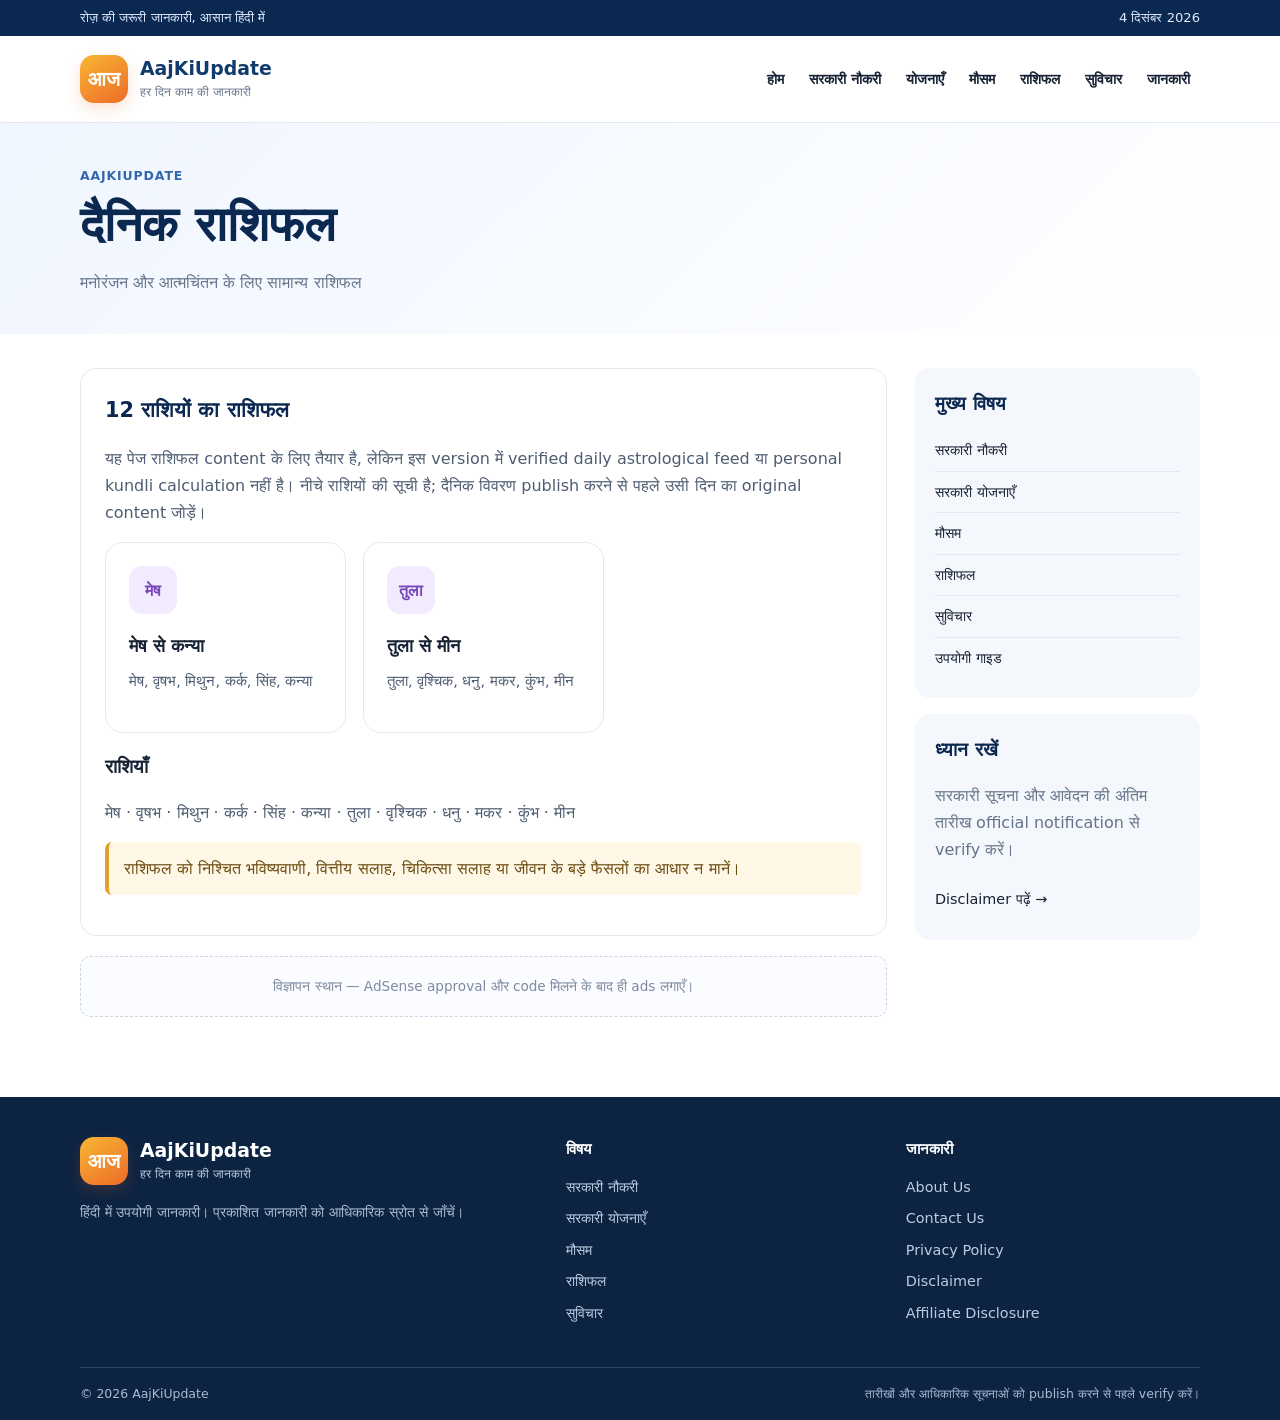
<file: rashifal.html>
<!doctype html>
<html lang="hi">
<head><meta charset="utf-8"><meta name="viewport" content="width=device-width, initial-scale=1"><meta name="description" content="दैनिक राशिफल — AajKiUpdate पर आसान हिंदी में उपयोगी जानकारी।"><meta name="theme-color" content="#123b6d"><title>दैनिक राशिफल — AajKiUpdate</title><link rel="stylesheet" href="assets/css/style.css"><link rel="icon" href="assets/img/favicon.svg" type="image/svg+xml"></head>
<body>
<a class="skip-link" href="#main">मुख्य सामग्री पर जाएँ</a>
<header class="site-header">
  <div class="topline"><div class="container topline-inner"><span>रोज़ की जरूरी जानकारी, आसान हिंदी में</span><span id="today-date"></span></div></div>
  <div class="container header-main">
    <a class="brand" href="index.html"><span class="brand-mark">आज</span><span><strong>AajKiUpdate</strong><small>हर दिन काम की जानकारी</small></span></a>
    <button class="menu-toggle" id="menu-toggle" aria-expanded="false" aria-controls="main-nav">☰ मेन्यू</button>
    <nav id="main-nav" class="main-nav" aria-label="मुख्य मेन्यू">
      <a href="index.html">होम</a><a href="jobs.html">सरकारी नौकरी</a><a href="schemes.html">योजनाएँ</a><a href="weather.html">मौसम</a><a href="rashifal.html">राशिफल</a><a href="thoughts.html">सुविचार</a><a href="guides.html">जानकारी</a>
    </nav>
  </div>
</header>
<main id="main"><section class="page-hero"><div class="container"><span class="eyebrow">AajKiUpdate</span><h1>दैनिक राशिफल</h1><p>मनोरंजन और आत्मचिंतन के लिए सामान्य राशिफल</p></div></section>
<div class="container content-layout"><div class="content-main">
<div class="content-card"><h2>12 राशियों का राशिफल</h2><p>यह पेज राशिफल content के लिए तैयार है, लेकिन इस version में verified daily astrological feed या personal kundli calculation नहीं है। नीचे राशियों की सूची है; दैनिक विवरण publish करने से पहले उसी दिन का original content जोड़ें।</p><div class="category-grid">
<a class="category-card" href="#rashis"><span class="category-icon purple">मेष</span><h3>मेष से कन्या</h3><p>मेष, वृषभ, मिथुन, कर्क, सिंह, कन्या</p></a>
<a class="category-card" href="#rashis"><span class="category-icon purple">तुला</span><h3>तुला से मीन</h3><p>तुला, वृश्चिक, धनु, मकर, कुंभ, मीन</p></a>
</div><div id="rashis"><h3>राशियाँ</h3><p>मेष · वृषभ · मिथुन · कर्क · सिंह · कन्या · तुला · वृश्चिक · धनु · मकर · कुंभ · मीन</p></div><div class="notice">राशिफल को निश्चित भविष्यवाणी, वित्तीय सलाह, चिकित्सा सलाह या जीवन के बड़े फैसलों का आधार न मानें।</div></div>
<div class="ad-note">विज्ञापन स्थान — AdSense approval और code मिलने के बाद ही ads लगाएँ।</div></div>
<aside class="sidebar"><div class="sidebar-card"><h3>मुख्य विषय</h3><a href="jobs.html">सरकारी नौकरी</a><a href="schemes.html">सरकारी योजनाएँ</a><a href="weather.html">मौसम</a><a href="rashifal.html">राशिफल</a><a href="thoughts.html">सुविचार</a><a href="guides.html">उपयोगी गाइड</a></div><div class="sidebar-card"><h3>ध्यान रखें</h3><p class="muted">सरकारी सूचना और आवेदन की अंतिम तारीख official notification से verify करें।</p><a href="disclaimer.html">Disclaimer पढ़ें →</a></div></aside></div></main>
<footer class="site-footer"><div class="container footer-grid">
<div><a class="brand footer-brand" href="index.html"><span class="brand-mark">आज</span><span><strong>AajKiUpdate</strong><small>हर दिन काम की जानकारी</small></span></a><p>हिंदी में उपयोगी जानकारी। प्रकाशित जानकारी को आधिकारिक स्रोत से जाँचें।</p></div>
<div><h3>विषय</h3><a href="jobs.html">सरकारी नौकरी</a><a href="schemes.html">सरकारी योजनाएँ</a><a href="weather.html">मौसम</a><a href="rashifal.html">राशिफल</a><a href="thoughts.html">सुविचार</a></div>
<div><h3>जानकारी</h3><a href="about.html">About Us</a><a href="contact.html">Contact Us</a><a href="privacy.html">Privacy Policy</a><a href="disclaimer.html">Disclaimer</a><a href="affiliate-disclosure.html">Affiliate Disclosure</a></div>
</div><div class="container footer-bottom"><span>© <span id="year"></span> AajKiUpdate</span><span>तारीखों और आधिकारिक सूचनाओं को publish करने से पहले verify करें।</span></div></footer>
<script defer src="assets/js/config.js"></script><script defer src="assets/js/app.js"></script>
</body></html>
</file>
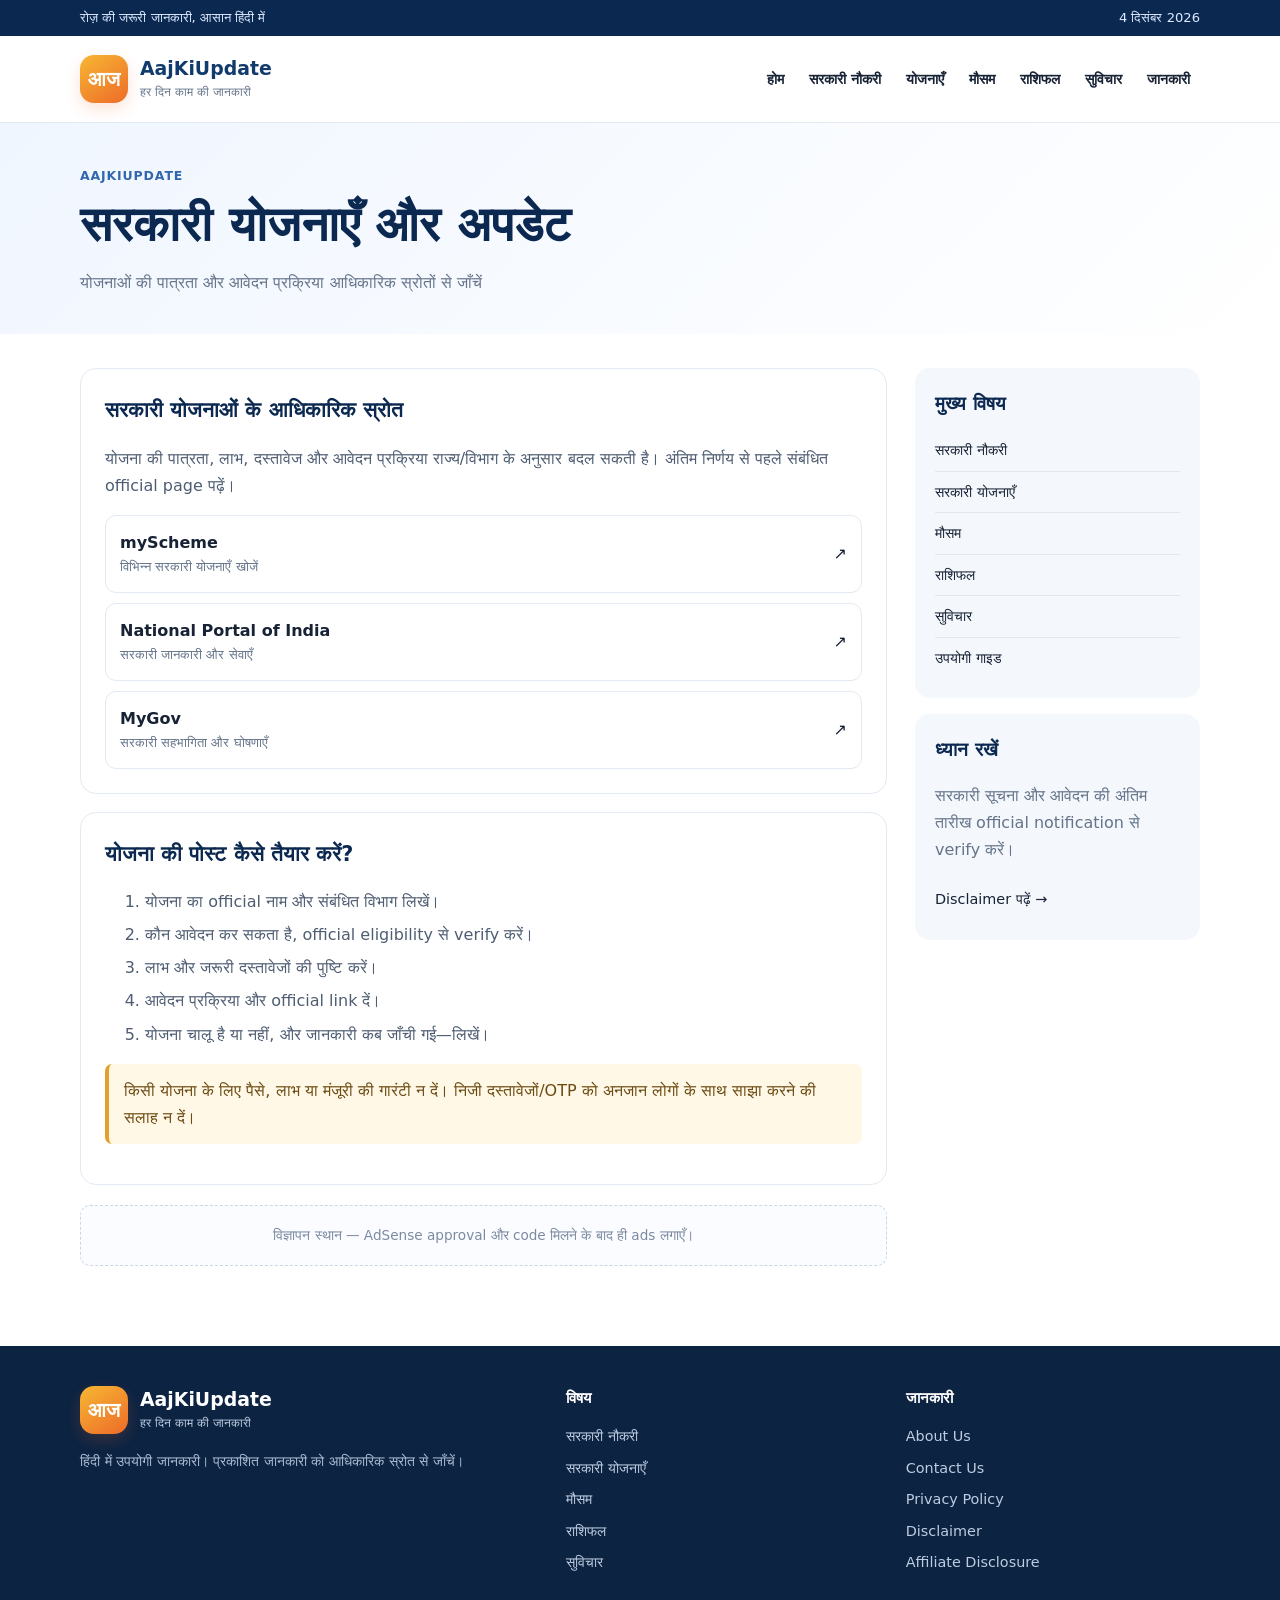
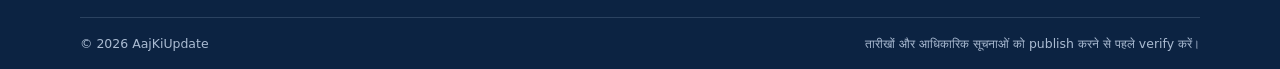
<file: schemes.html>
<!doctype html>
<html lang="hi">
<head><meta charset="utf-8"><meta name="viewport" content="width=device-width, initial-scale=1"><meta name="description" content="सरकारी योजनाएँ और अपडेट — AajKiUpdate पर आसान हिंदी में उपयोगी जानकारी।"><meta name="theme-color" content="#123b6d"><title>सरकारी योजनाएँ और अपडेट — AajKiUpdate</title><link rel="stylesheet" href="assets/css/style.css"><link rel="icon" href="assets/img/favicon.svg" type="image/svg+xml"></head>
<body>
<a class="skip-link" href="#main">मुख्य सामग्री पर जाएँ</a>
<header class="site-header">
  <div class="topline"><div class="container topline-inner"><span>रोज़ की जरूरी जानकारी, आसान हिंदी में</span><span id="today-date"></span></div></div>
  <div class="container header-main">
    <a class="brand" href="index.html"><span class="brand-mark">आज</span><span><strong>AajKiUpdate</strong><small>हर दिन काम की जानकारी</small></span></a>
    <button class="menu-toggle" id="menu-toggle" aria-expanded="false" aria-controls="main-nav">☰ मेन्यू</button>
    <nav id="main-nav" class="main-nav" aria-label="मुख्य मेन्यू">
      <a href="index.html">होम</a><a href="jobs.html">सरकारी नौकरी</a><a href="schemes.html">योजनाएँ</a><a href="weather.html">मौसम</a><a href="rashifal.html">राशिफल</a><a href="thoughts.html">सुविचार</a><a href="guides.html">जानकारी</a>
    </nav>
  </div>
</header>
<main id="main"><section class="page-hero"><div class="container"><span class="eyebrow">AajKiUpdate</span><h1>सरकारी योजनाएँ और अपडेट</h1><p>योजनाओं की पात्रता और आवेदन प्रक्रिया आधिकारिक स्रोतों से जाँचें</p></div></section>
<div class="container content-layout"><div class="content-main">
<div class="content-card"><h2>सरकारी योजनाओं के आधिकारिक स्रोत</h2><p>योजना की पात्रता, लाभ, दस्तावेज और आवेदन प्रक्रिया राज्य/विभाग के अनुसार बदल सकती है। अंतिम निर्णय से पहले संबंधित official page पढ़ें।</p><div class="source-list">
<a class="source-link" href="https://www.myscheme.gov.in/" target="_blank" rel="noopener"><span><strong>myScheme</strong><small>विभिन्न सरकारी योजनाएँ खोजें</small></span><span>↗</span></a>
<a class="source-link" href="https://www.india.gov.in/" target="_blank" rel="noopener"><span><strong>National Portal of India</strong><small>सरकारी जानकारी और सेवाएँ</small></span><span>↗</span></a>
<a class="source-link" href="https://www.mygov.in/" target="_blank" rel="noopener"><span><strong>MyGov</strong><small>सरकारी सहभागिता और घोषणाएँ</small></span><span>↗</span></a>
</div></div>
<div class="content-card"><h2>योजना की पोस्ट कैसे तैयार करें?</h2><ol><li>योजना का official नाम और संबंधित विभाग लिखें।</li><li>कौन आवेदन कर सकता है, official eligibility से verify करें।</li><li>लाभ और जरूरी दस्तावेजों की पुष्टि करें।</li><li>आवेदन प्रक्रिया और official link दें।</li><li>योजना चालू है या नहीं, और जानकारी कब जाँची गई—लिखें।</li></ol><div class="notice">किसी योजना के लिए पैसे, लाभ या मंजूरी की गारंटी न दें। निजी दस्तावेजों/OTP को अनजान लोगों के साथ साझा करने की सलाह न दें।</div></div>
<div class="ad-note">विज्ञापन स्थान — AdSense approval और code मिलने के बाद ही ads लगाएँ।</div></div>
<aside class="sidebar"><div class="sidebar-card"><h3>मुख्य विषय</h3><a href="jobs.html">सरकारी नौकरी</a><a href="schemes.html">सरकारी योजनाएँ</a><a href="weather.html">मौसम</a><a href="rashifal.html">राशिफल</a><a href="thoughts.html">सुविचार</a><a href="guides.html">उपयोगी गाइड</a></div><div class="sidebar-card"><h3>ध्यान रखें</h3><p class="muted">सरकारी सूचना और आवेदन की अंतिम तारीख official notification से verify करें।</p><a href="disclaimer.html">Disclaimer पढ़ें →</a></div></aside></div></main>
<footer class="site-footer"><div class="container footer-grid">
<div><a class="brand footer-brand" href="index.html"><span class="brand-mark">आज</span><span><strong>AajKiUpdate</strong><small>हर दिन काम की जानकारी</small></span></a><p>हिंदी में उपयोगी जानकारी। प्रकाशित जानकारी को आधिकारिक स्रोत से जाँचें।</p></div>
<div><h3>विषय</h3><a href="jobs.html">सरकारी नौकरी</a><a href="schemes.html">सरकारी योजनाएँ</a><a href="weather.html">मौसम</a><a href="rashifal.html">राशिफल</a><a href="thoughts.html">सुविचार</a></div>
<div><h3>जानकारी</h3><a href="about.html">About Us</a><a href="contact.html">Contact Us</a><a href="privacy.html">Privacy Policy</a><a href="disclaimer.html">Disclaimer</a><a href="affiliate-disclosure.html">Affiliate Disclosure</a></div>
</div><div class="container footer-bottom"><span>© <span id="year"></span> AajKiUpdate</span><span>तारीखों और आधिकारिक सूचनाओं को publish करने से पहले verify करें।</span></div></footer>
<script defer src="assets/js/config.js"></script><script defer src="assets/js/app.js"></script>
</body></html>
</file>
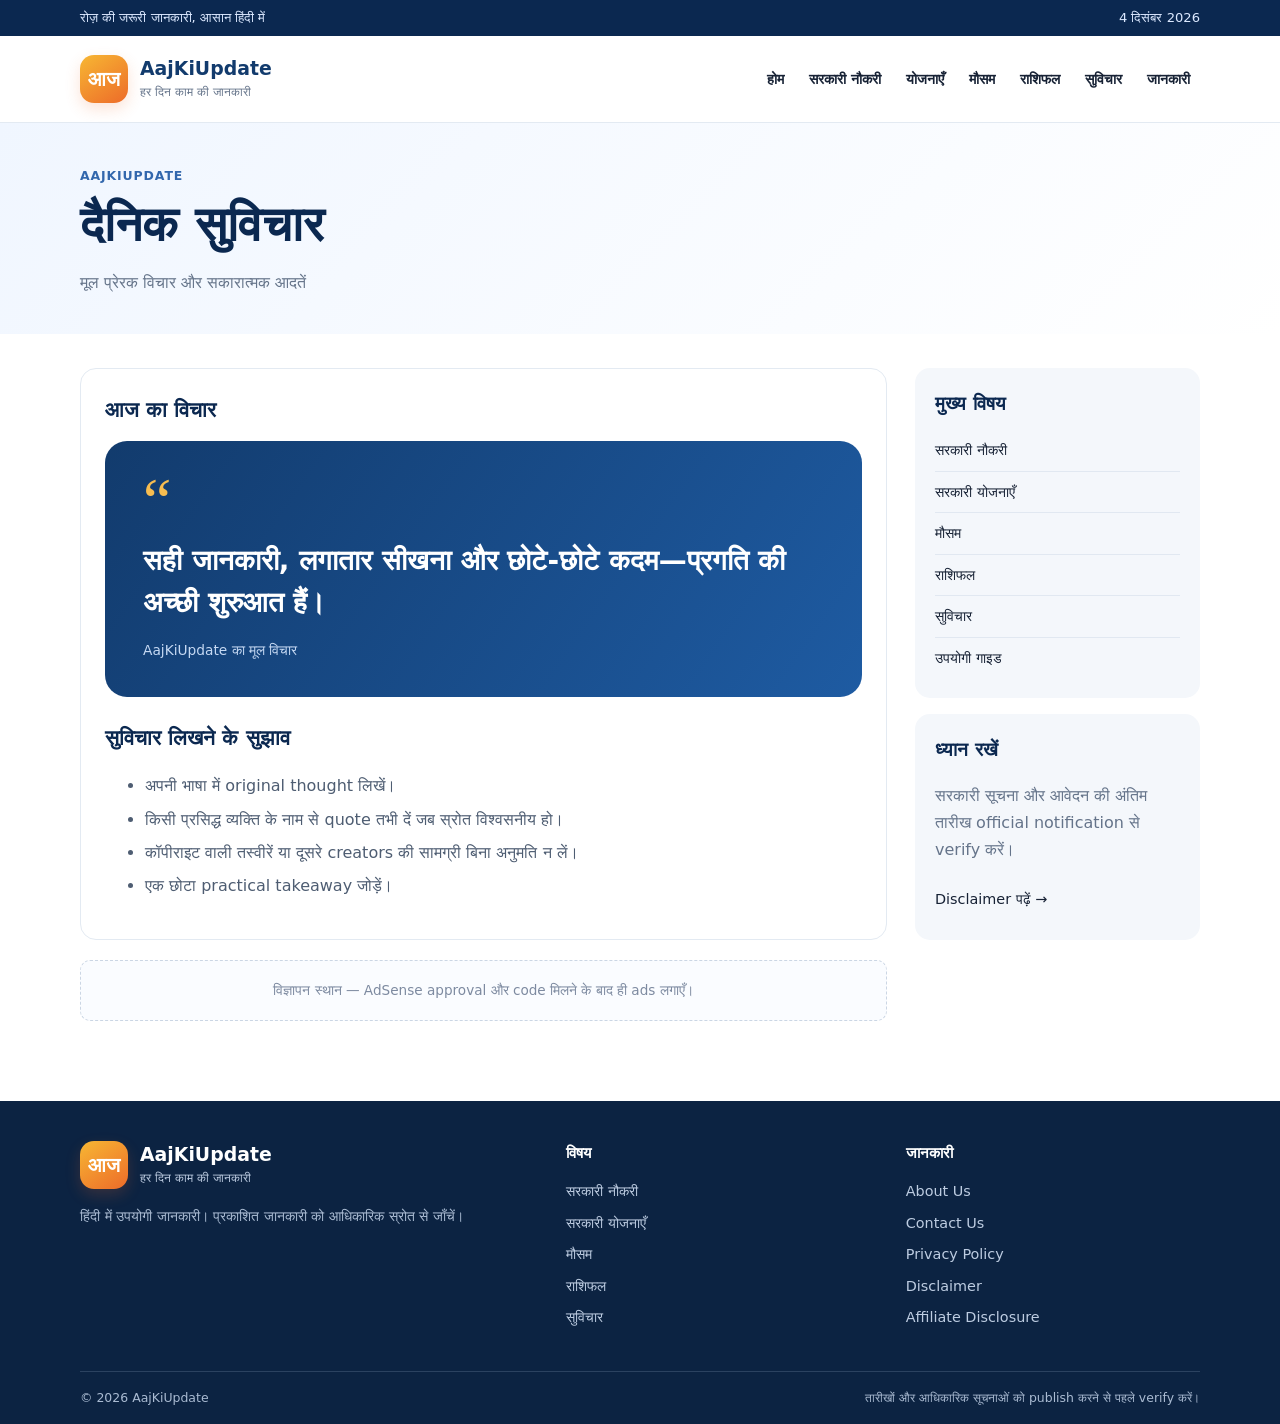
<file: thoughts.html>
<!doctype html>
<html lang="hi">
<head><meta charset="utf-8"><meta name="viewport" content="width=device-width, initial-scale=1"><meta name="description" content="दैनिक सुविचार — AajKiUpdate पर आसान हिंदी में उपयोगी जानकारी।"><meta name="theme-color" content="#123b6d"><title>दैनिक सुविचार — AajKiUpdate</title><link rel="stylesheet" href="assets/css/style.css"><link rel="icon" href="assets/img/favicon.svg" type="image/svg+xml"></head>
<body>
<a class="skip-link" href="#main">मुख्य सामग्री पर जाएँ</a>
<header class="site-header">
  <div class="topline"><div class="container topline-inner"><span>रोज़ की जरूरी जानकारी, आसान हिंदी में</span><span id="today-date"></span></div></div>
  <div class="container header-main">
    <a class="brand" href="index.html"><span class="brand-mark">आज</span><span><strong>AajKiUpdate</strong><small>हर दिन काम की जानकारी</small></span></a>
    <button class="menu-toggle" id="menu-toggle" aria-expanded="false" aria-controls="main-nav">☰ मेन्यू</button>
    <nav id="main-nav" class="main-nav" aria-label="मुख्य मेन्यू">
      <a href="index.html">होम</a><a href="jobs.html">सरकारी नौकरी</a><a href="schemes.html">योजनाएँ</a><a href="weather.html">मौसम</a><a href="rashifal.html">राशिफल</a><a href="thoughts.html">सुविचार</a><a href="guides.html">जानकारी</a>
    </nav>
  </div>
</header>
<main id="main"><section class="page-hero"><div class="container"><span class="eyebrow">AajKiUpdate</span><h1>दैनिक सुविचार</h1><p>मूल प्रेरक विचार और सकारात्मक आदतें</p></div></section>
<div class="container content-layout"><div class="content-main">
<div class="content-card"><h2>आज का विचार</h2><div class="quote-card"><span class="quote-mark">“</span><blockquote>सही जानकारी, लगातार सीखना और छोटे-छोटे कदम—प्रगति की अच्छी शुरुआत हैं।</blockquote><span class="quote-caption">AajKiUpdate का मूल विचार</span></div><h2 style="margin-top:24px">सुविचार लिखने के सुझाव</h2><ul><li>अपनी भाषा में original thought लिखें।</li><li>किसी प्रसिद्ध व्यक्ति के नाम से quote तभी दें जब स्रोत विश्वसनीय हो।</li><li>कॉपीराइट वाली तस्वीरें या दूसरे creators की सामग्री बिना अनुमति न लें।</li><li>एक छोटा practical takeaway जोड़ें।</li></ul></div>
<div class="ad-note">विज्ञापन स्थान — AdSense approval और code मिलने के बाद ही ads लगाएँ।</div></div>
<aside class="sidebar"><div class="sidebar-card"><h3>मुख्य विषय</h3><a href="jobs.html">सरकारी नौकरी</a><a href="schemes.html">सरकारी योजनाएँ</a><a href="weather.html">मौसम</a><a href="rashifal.html">राशिफल</a><a href="thoughts.html">सुविचार</a><a href="guides.html">उपयोगी गाइड</a></div><div class="sidebar-card"><h3>ध्यान रखें</h3><p class="muted">सरकारी सूचना और आवेदन की अंतिम तारीख official notification से verify करें।</p><a href="disclaimer.html">Disclaimer पढ़ें →</a></div></aside></div></main>
<footer class="site-footer"><div class="container footer-grid">
<div><a class="brand footer-brand" href="index.html"><span class="brand-mark">आज</span><span><strong>AajKiUpdate</strong><small>हर दिन काम की जानकारी</small></span></a><p>हिंदी में उपयोगी जानकारी। प्रकाशित जानकारी को आधिकारिक स्रोत से जाँचें।</p></div>
<div><h3>विषय</h3><a href="jobs.html">सरकारी नौकरी</a><a href="schemes.html">सरकारी योजनाएँ</a><a href="weather.html">मौसम</a><a href="rashifal.html">राशिफल</a><a href="thoughts.html">सुविचार</a></div>
<div><h3>जानकारी</h3><a href="about.html">About Us</a><a href="contact.html">Contact Us</a><a href="privacy.html">Privacy Policy</a><a href="disclaimer.html">Disclaimer</a><a href="affiliate-disclosure.html">Affiliate Disclosure</a></div>
</div><div class="container footer-bottom"><span>© <span id="year"></span> AajKiUpdate</span><span>तारीखों और आधिकारिक सूचनाओं को publish करने से पहले verify करें।</span></div></footer>
<script defer src="assets/js/config.js"></script><script defer src="assets/js/app.js"></script>
</body></html>
</file>
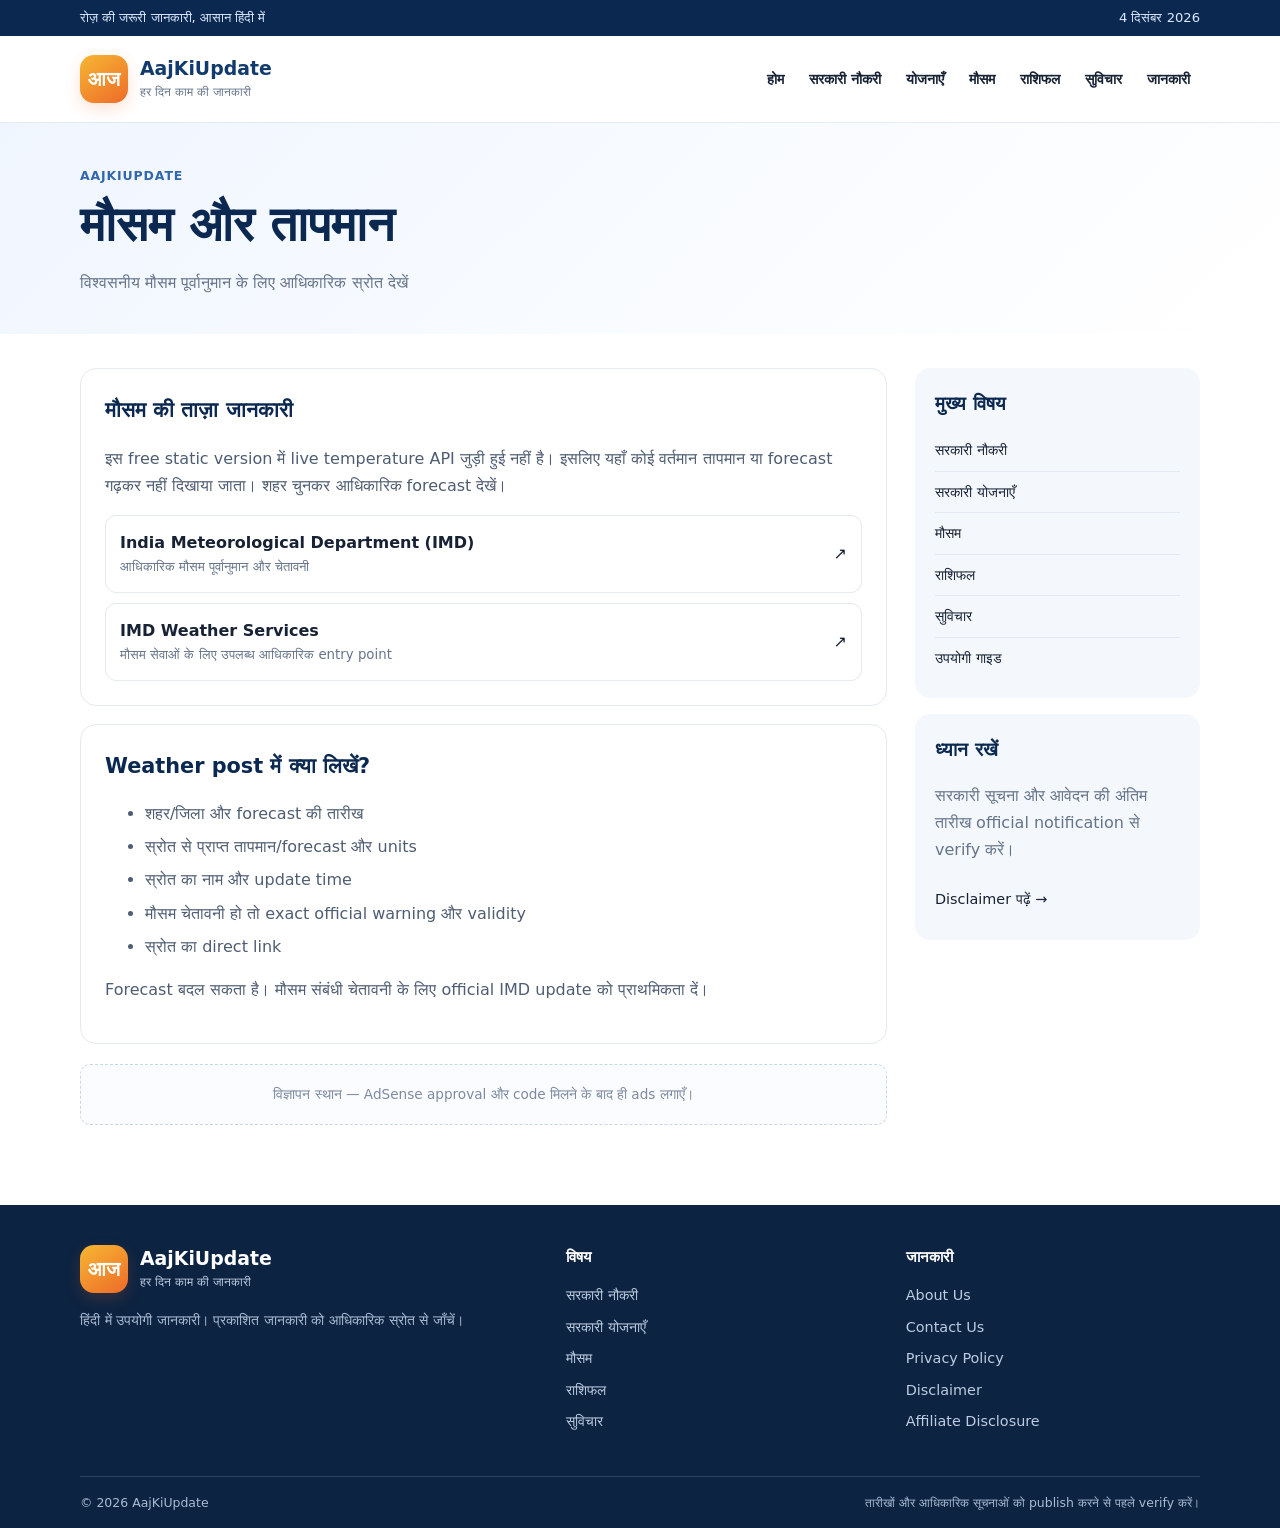
<file: weather.html>
<!doctype html>
<html lang="hi">
<head><meta charset="utf-8"><meta name="viewport" content="width=device-width, initial-scale=1"><meta name="description" content="मौसम और तापमान — AajKiUpdate पर आसान हिंदी में उपयोगी जानकारी।"><meta name="theme-color" content="#123b6d"><title>मौसम और तापमान — AajKiUpdate</title><link rel="stylesheet" href="assets/css/style.css"><link rel="icon" href="assets/img/favicon.svg" type="image/svg+xml"></head>
<body>
<a class="skip-link" href="#main">मुख्य सामग्री पर जाएँ</a>
<header class="site-header">
  <div class="topline"><div class="container topline-inner"><span>रोज़ की जरूरी जानकारी, आसान हिंदी में</span><span id="today-date"></span></div></div>
  <div class="container header-main">
    <a class="brand" href="index.html"><span class="brand-mark">आज</span><span><strong>AajKiUpdate</strong><small>हर दिन काम की जानकारी</small></span></a>
    <button class="menu-toggle" id="menu-toggle" aria-expanded="false" aria-controls="main-nav">☰ मेन्यू</button>
    <nav id="main-nav" class="main-nav" aria-label="मुख्य मेन्यू">
      <a href="index.html">होम</a><a href="jobs.html">सरकारी नौकरी</a><a href="schemes.html">योजनाएँ</a><a href="weather.html">मौसम</a><a href="rashifal.html">राशिफल</a><a href="thoughts.html">सुविचार</a><a href="guides.html">जानकारी</a>
    </nav>
  </div>
</header>
<main id="main"><section class="page-hero"><div class="container"><span class="eyebrow">AajKiUpdate</span><h1>मौसम और तापमान</h1><p>विश्वसनीय मौसम पूर्वानुमान के लिए आधिकारिक स्रोत देखें</p></div></section>
<div class="container content-layout"><div class="content-main">
<div class="content-card"><h2>मौसम की ताज़ा जानकारी</h2><p>इस free static version में live temperature API जुड़ी हुई नहीं है। इसलिए यहाँ कोई वर्तमान तापमान या forecast गढ़कर नहीं दिखाया जाता। शहर चुनकर आधिकारिक forecast देखें।</p><div class="source-list">
<a class="source-link" href="https://mausam.imd.gov.in/" target="_blank" rel="noopener"><span><strong>India Meteorological Department (IMD)</strong><small>आधिकारिक मौसम पूर्वानुमान और चेतावनी</small></span><span>↗</span></a>
<a class="source-link" href="https://weather.gov.in/" target="_blank" rel="noopener"><span><strong>IMD Weather Services</strong><small>मौसम सेवाओं के लिए उपलब्ध आधिकारिक entry point</small></span><span>↗</span></a>
</div></div>
<div class="content-card"><h2>Weather post में क्या लिखें?</h2><ul><li>शहर/जिला और forecast की तारीख</li><li>स्रोत से प्राप्त तापमान/forecast और units</li><li>स्रोत का नाम और update time</li><li>मौसम चेतावनी हो तो exact official warning और validity</li><li>स्रोत का direct link</li></ul><p>Forecast बदल सकता है। मौसम संबंधी चेतावनी के लिए official IMD update को प्राथमिकता दें।</p></div>
<div class="ad-note">विज्ञापन स्थान — AdSense approval और code मिलने के बाद ही ads लगाएँ।</div></div>
<aside class="sidebar"><div class="sidebar-card"><h3>मुख्य विषय</h3><a href="jobs.html">सरकारी नौकरी</a><a href="schemes.html">सरकारी योजनाएँ</a><a href="weather.html">मौसम</a><a href="rashifal.html">राशिफल</a><a href="thoughts.html">सुविचार</a><a href="guides.html">उपयोगी गाइड</a></div><div class="sidebar-card"><h3>ध्यान रखें</h3><p class="muted">सरकारी सूचना और आवेदन की अंतिम तारीख official notification से verify करें।</p><a href="disclaimer.html">Disclaimer पढ़ें →</a></div></aside></div></main>
<footer class="site-footer"><div class="container footer-grid">
<div><a class="brand footer-brand" href="index.html"><span class="brand-mark">आज</span><span><strong>AajKiUpdate</strong><small>हर दिन काम की जानकारी</small></span></a><p>हिंदी में उपयोगी जानकारी। प्रकाशित जानकारी को आधिकारिक स्रोत से जाँचें।</p></div>
<div><h3>विषय</h3><a href="jobs.html">सरकारी नौकरी</a><a href="schemes.html">सरकारी योजनाएँ</a><a href="weather.html">मौसम</a><a href="rashifal.html">राशिफल</a><a href="thoughts.html">सुविचार</a></div>
<div><h3>जानकारी</h3><a href="about.html">About Us</a><a href="contact.html">Contact Us</a><a href="privacy.html">Privacy Policy</a><a href="disclaimer.html">Disclaimer</a><a href="affiliate-disclosure.html">Affiliate Disclosure</a></div>
</div><div class="container footer-bottom"><span>© <span id="year"></span> AajKiUpdate</span><span>तारीखों और आधिकारिक सूचनाओं को publish करने से पहले verify करें।</span></div></footer>
<script defer src="assets/js/config.js"></script><script defer src="assets/js/app.js"></script>
</body></html>
</file>
<file: assets/css/style.css>
:root{--navy:#123b6d;--navy2:#0b2850;--blue:#2463eb;--ink:#172235;--muted:#65748a;--line:#e3eaf2;--paper:#fff;--soft:#f4f7fb;--green:#087f5b;--radius:18px;--shadow:0 12px 35px rgba(18,59,109,.08)}
*{box-sizing:border-box}html{scroll-behavior:smooth}body{margin:0;background:var(--paper);color:var(--ink);font-family:system-ui,-apple-system,"Noto Sans Devanagari","Mangal",sans-serif;line-height:1.7}a{color:inherit;text-decoration:none}a:hover{color:var(--blue)}.container{width:min(1120px,calc(100% - 36px));margin-inline:auto}.skip-link{position:absolute;left:-999px;top:0;background:#fff;padding:8px;z-index:99}.skip-link:focus{left:8px}.topline{background:var(--navy2);color:#dce9ff;font-size:.82rem}.topline-inner{display:flex;justify-content:space-between;gap:12px;padding:7px 0}.header-main{display:flex;align-items:center;justify-content:space-between;gap:22px;min-height:86px}.site-header{border-bottom:1px solid var(--line);background:#fff}.brand{display:flex;align-items:center;gap:12px;min-width:max-content}.brand-mark{display:grid;place-items:center;background:linear-gradient(145deg,#f7b733,#ed6b29);color:#fff;border-radius:14px;width:48px;height:48px;font-size:1.25rem;font-weight:900;box-shadow:0 6px 15px #ed6b2930}.brand strong{display:block;color:var(--navy);font-size:1.18rem;line-height:1.3}.brand small{display:block;color:var(--muted);font-size:.78rem}.main-nav{display:flex;align-items:center;gap:5px;flex-wrap:wrap}.main-nav a{padding:9px 10px;border-radius:9px;font-size:.9rem;font-weight:650}.main-nav a:hover,.main-nav a.active{background:#edf4ff;color:var(--navy)}.menu-toggle{display:none;border:1px solid var(--line);background:#fff;border-radius:10px;padding:9px 12px;font:inherit}.hero{background:radial-gradient(circle at 85% 10%,#315e962c,transparent 35%),linear-gradient(135deg,#f0f6ff,#fff 68%);padding:58px 0 52px}.hero-grid{display:grid;grid-template-columns:1.1fr .9fr;gap:55px;align-items:center}.eyebrow{display:inline-block;text-transform:uppercase;letter-spacing:.07em;color:#3267ad;font-weight:800;font-size:.78rem}.hero h1{font-size:clamp(2.35rem,5vw,4rem);line-height:1.15;letter-spacing:-.04em;margin:13px 0 18px;color:var(--navy2)}.hero h1 em{font-style:normal;color:var(--blue)}.hero-copy>p{max-width:610px;color:var(--muted);font-size:1.05rem}.hero-actions{display:flex;gap:12px;flex-wrap:wrap;margin:25px 0 12px}.btn{display:inline-flex;align-items:center;justify-content:center;gap:8px;border-radius:11px;padding:11px 18px;font-weight:750;border:1px solid transparent;cursor:pointer}.btn-primary{background:var(--blue);color:white;box-shadow:0 7px 16px #2463eb30}.btn-primary:hover{background:#174fcb;color:white}.btn-light{background:#fff;border-color:var(--line);color:var(--navy)}.small-note{font-size:.82rem!important}.hero-panel{background:#fff;border:1px solid #e4ecf7;border-radius:22px;padding:20px;box-shadow:var(--shadow)}.panel-head{font-weight:800;color:var(--navy);padding:0 0 13px;border-bottom:1px solid var(--line);display:flex;gap:9px;align-items:center}.live-dot{width:9px;height:9px;border-radius:50%;background:#1ca879;box-shadow:0 0 0 4px #1ca8791c}.quick-item{display:flex;align-items:center;gap:13px;padding:15px 0;border-bottom:1px solid #edf1f6}.quick-item:last-of-type{border-bottom:0}.quick-item b,.quick-item small{display:block}.quick-item b{font-size:.95rem}.quick-item small{color:var(--muted);font-size:.8rem}.quick-icon{display:grid;place-items:center;background:#eaf1ff;color:#2458ad;border-radius:11px;width:54px;height:48px;font-size:.78rem;font-weight:800}.quick-icon.sky{background:#e6f7ff;color:#087eac}.quick-icon.green{background:#e2f7ee;color:#087f5b}.quick-icon.purple{background:#f2eaff;color:#7747b8}.arrow{margin-left:auto;color:#7d8aa0}.panel-foot{font-size:.78rem;color:var(--muted);background:#f7f9fc;border-radius:9px;padding:10px;margin-top:8px}.ad-slot-wrap{padding-top:24px}.ad-slot{min-height:90px;border:1px dashed #cbd6e4;background:#fafcff;border-radius:12px;display:flex;flex-direction:column;justify-content:center;align-items:center;text-align:center;color:#8491a3;gap:4px}.ad-slot span{font-size:.8rem;font-weight:800}.ad-slot small{font-size:.75rem}.section{padding-top:55px;padding-bottom:55px}.section-heading{display:flex;justify-content:space-between;align-items:end;gap:20px;margin-bottom:24px}.section-heading h2,.newsletter-section h2{font-size:clamp(1.55rem,3vw,2.1rem);line-height:1.25;margin:5px 0;color:var(--navy2)}.section-heading p{margin:0;color:var(--muted);max-width:400px}.category-grid{display:grid;grid-template-columns:repeat(3,1fr);gap:17px}.category-card{padding:23px;border:1px solid var(--line);border-radius:var(--radius);background:#fff;transition:transform .18s,box-shadow .18s}.category-card:hover{transform:translateY(-3px);box-shadow:var(--shadow)}.category-icon{display:grid;place-items:center;width:48px;height:48px;border-radius:13px;font-weight:900;margin-bottom:15px}.category-icon.blue{background:#eaf1ff;color:#2458ad}.category-icon.green{background:#e2f7ee;color:#087f5b}.category-icon.sky{background:#e6f7ff;color:#087eac}.category-icon.purple{background:#f2eaff;color:#7747b8}.category-icon.orange{background:#fff0df;color:#a95900}.category-icon.navy{background:#e8edf5;color:#123b6d}.category-card h3{margin:0 0 6px;font-size:1.1rem}.category-card p,.article-card p{color:var(--muted);font-size:.91rem;margin:0 0 15px}.text-link{font-weight:800;color:var(--blue);font-size:.9rem}.soft-section{background:var(--soft)}.article-grid{display:grid;grid-template-columns:repeat(3,1fr);gap:17px}.article-card{background:#fff;border:1px solid var(--line);border-radius:var(--radius);padding:23px}.article-tag{font-size:.76rem;color:#2458ad;font-weight:800;background:#edf4ff;border-radius:20px;display:inline-block;padding:4px 10px;margin-bottom:12px}.article-card h3{font-size:1.08rem;line-height:1.45;margin:0 0 10px}.quote-card{position:relative;overflow:hidden;border-radius:22px;padding:34px 38px;background:linear-gradient(125deg,#123b6d,#1e5ba2);color:#fff}.quote-mark{font-size:4rem;line-height:.8;color:#f7bd50;font-family:Georgia,serif}.quote-card blockquote{font-size:clamp(1.25rem,3vw,1.75rem);font-weight:750;line-height:1.5;margin:10px 0 12px;max-width:850px}.quote-caption{color:#c6d9f3;font-size:.86rem}.newsletter-section{display:flex;align-items:center;justify-content:space-between;gap:25px}.newsletter-section p{max-width:700px;color:var(--muted)}.site-footer{background:#0c2342;color:#dbe7f7;padding-top:40px}.footer-grid{display:grid;grid-template-columns:1.5fr 1fr 1fr;gap:45px;padding-bottom:35px}.footer-brand strong{color:#fff}.footer-brand small{color:#bdcce1}.footer-grid p{color:#aabbd2;max-width:390px;font-size:.9rem}.footer-grid h3{font-size:.95rem;color:#fff;margin:0 0 12px}.footer-grid>div>a:not(.brand){display:block;color:#bdcce1;margin:7px 0;font-size:.9rem}.footer-grid>div>a:hover{color:#fff}.footer-bottom{border-top:1px solid #2b4260;display:flex;justify-content:space-between;gap:15px;padding:15px 0;color:#aabbd2;font-size:.78rem}
.page-hero{background:linear-gradient(135deg,#f0f6ff,#fff);padding:38px 0}.page-hero h1{margin:7px 0;color:var(--navy2);font-size:clamp(2rem,4vw,3rem);line-height:1.2}.page-hero p{max-width:760px;color:var(--muted);margin-bottom:0}.content-layout{display:grid;grid-template-columns:minmax(0,1fr) 285px;gap:28px;padding-top:34px;padding-bottom:60px}.content-card{border:1px solid var(--line);border-radius:16px;padding:24px;margin-bottom:18px;background:#fff}.content-card h2{margin:0 0 12px;color:var(--navy2);font-size:1.3rem}.content-card h3{margin:18px 0 7px}.content-card p,.content-card li{color:#4e5d72}.content-card li{margin:6px 0}.notice{background:#fff8e7;border-left:4px solid #e4a02b;padding:13px 15px;border-radius:7px;color:#6c4b12;margin:16px 0}.source-list{display:grid;gap:10px}.source-link{display:flex;align-items:center;justify-content:space-between;gap:10px;padding:13px 14px;border:1px solid var(--line);border-radius:11px}.source-link small{display:block;color:var(--muted)}.source-link strong{display:block}.sidebar-card{background:var(--soft);padding:20px;border-radius:15px;margin-bottom:16px}.sidebar-card h3{margin:0 0 10px;color:var(--navy2)}.sidebar-card a{display:block;padding:8px 0;border-bottom:1px solid #e1e8f1;font-size:.9rem}.sidebar-card a:last-child{border-bottom:0}.post-list{display:grid;gap:14px}.post-row{border:1px solid var(--line);border-radius:13px;padding:18px}.post-row h3{margin:0 0 6px}.post-row p{margin:0;color:var(--muted)}.muted{color:var(--muted)}.form-field{display:grid;gap:6px;margin:12px 0}.form-field label{font-weight:700}.form-field input,.form-field textarea{font:inherit;border:1px solid #cbd6e4;border-radius:9px;padding:10px 12px;width:100%}.form-field textarea{min-height:120px}.pill{display:inline-block;background:#eaf1ff;color:#2458ad;border-radius:30px;padding:4px 10px;font-size:.78rem;font-weight:800}.ad-note{border:1px dashed #cbd6e4;background:#fafcff;color:#7d8aa0;border-radius:10px;padding:18px;text-align:center;font-size:.85rem;margin:20px 0}
@media(max-width:900px){.header-main{flex-wrap:wrap;padding:14px 0}.menu-toggle{display:block;margin-left:auto}.main-nav{display:none;width:100%;padding:6px 0 12px}.main-nav.open{display:flex}.main-nav a{flex:1 1 130px}.hero-grid{grid-template-columns:1fr;gap:28px}.hero-panel{max-width:650px}.category-grid{grid-template-columns:repeat(2,1fr)}.content-layout{grid-template-columns:1fr}.sidebar{display:grid;grid-template-columns:repeat(2,1fr);gap:14px}.sidebar-card{margin:0}.footer-grid{gap:25px}}
@media(max-width:600px){.container{width:min(100% - 28px,1120px)}.topline-inner{font-size:.72rem}.header-main{min-height:74px}.brand-mark{width:42px;height:42px}.brand strong{font-size:1.05rem}.brand small{font-size:.7rem}.hero{padding:38px 0}.hero h1{font-size:2.45rem}.hero-copy>p{font-size:.97rem}.hero-actions .btn{flex:1}.hero-panel{padding:16px}.section{padding-top:38px;padding-bottom:38px}.section-heading{display:block}.section-heading p{margin-top:8px}.category-grid,.article-grid{grid-template-columns:1fr}.category-card,.article-card{padding:20px}.quote-card{padding:25px 22px}.newsletter-section{display:block}.newsletter-section .btn{margin-top:8px;width:100%}.footer-grid{grid-template-columns:1fr;gap:20px}.footer-bottom{display:block}.footer-bottom span{display:block;margin:4px 0}.sidebar{grid-template-columns:1fr}.content-card{padding:18px}.page-hero{padding:30px 0}}
</file>
